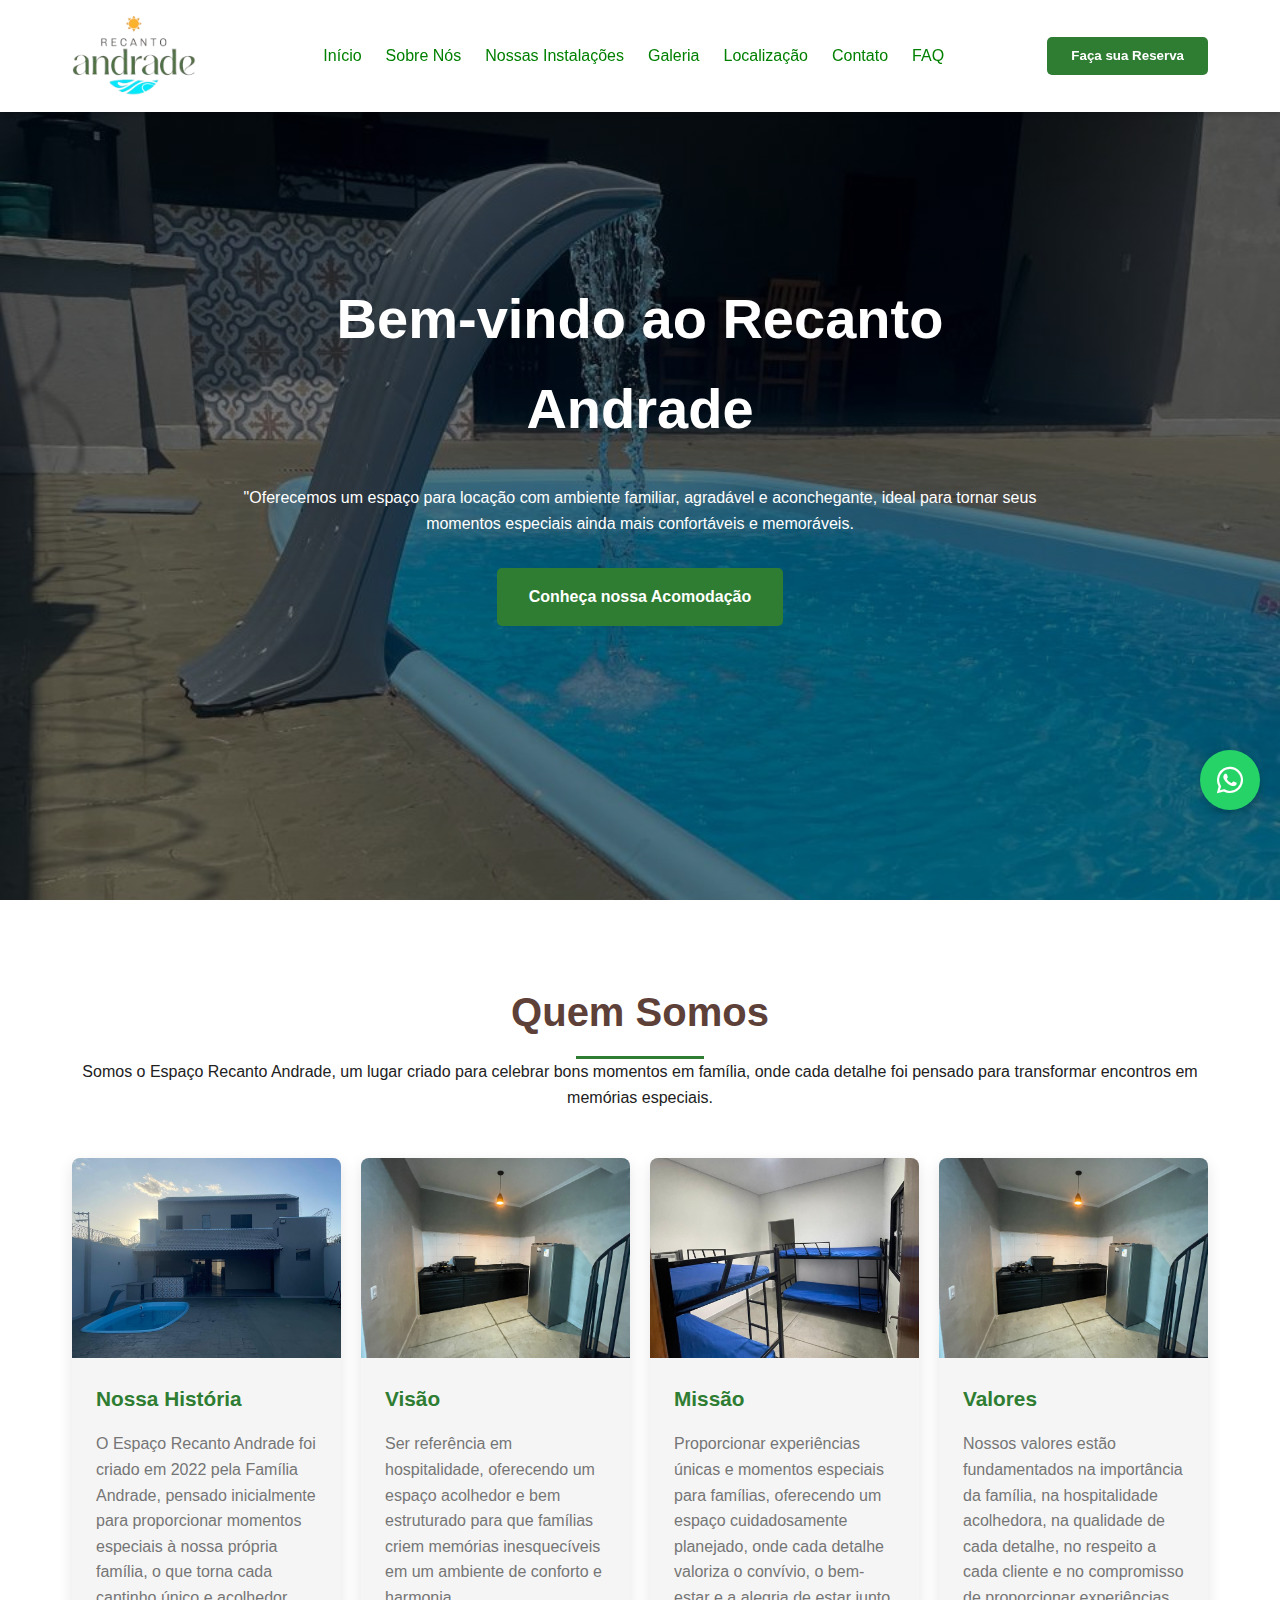
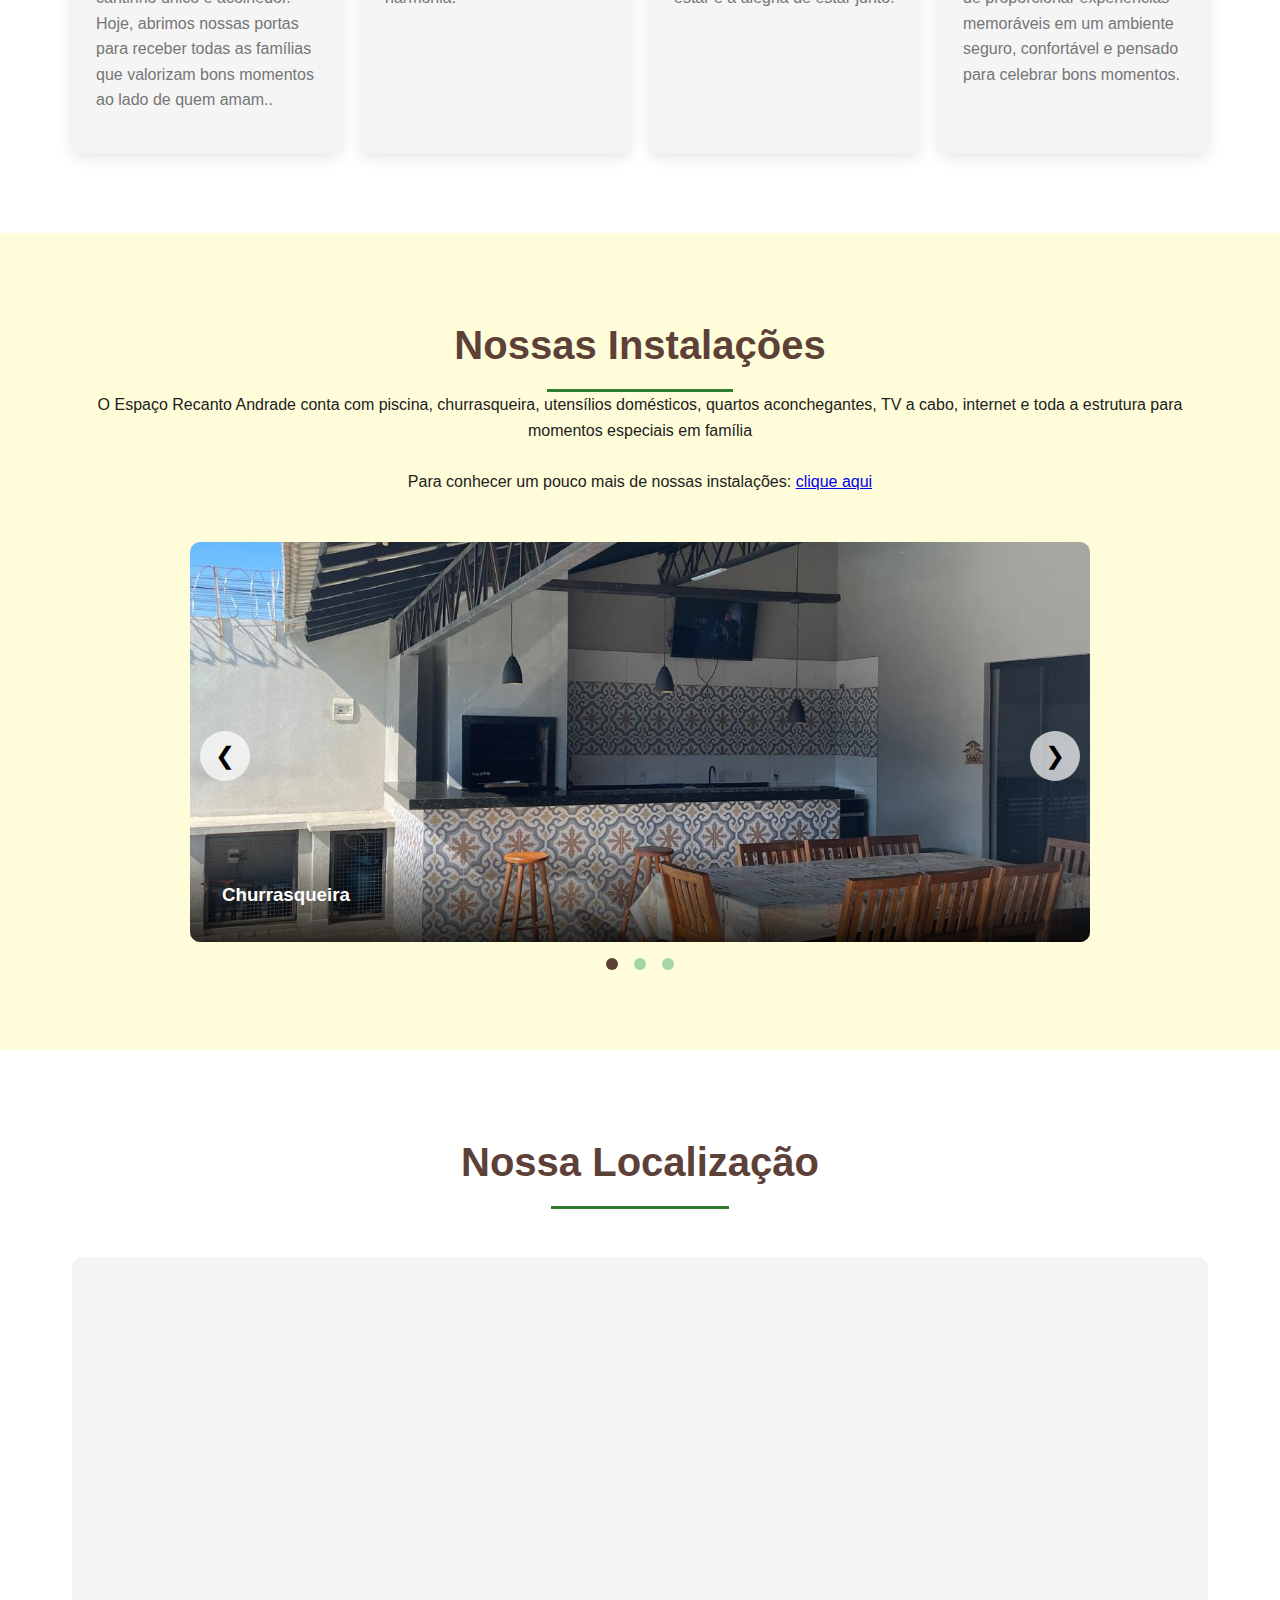
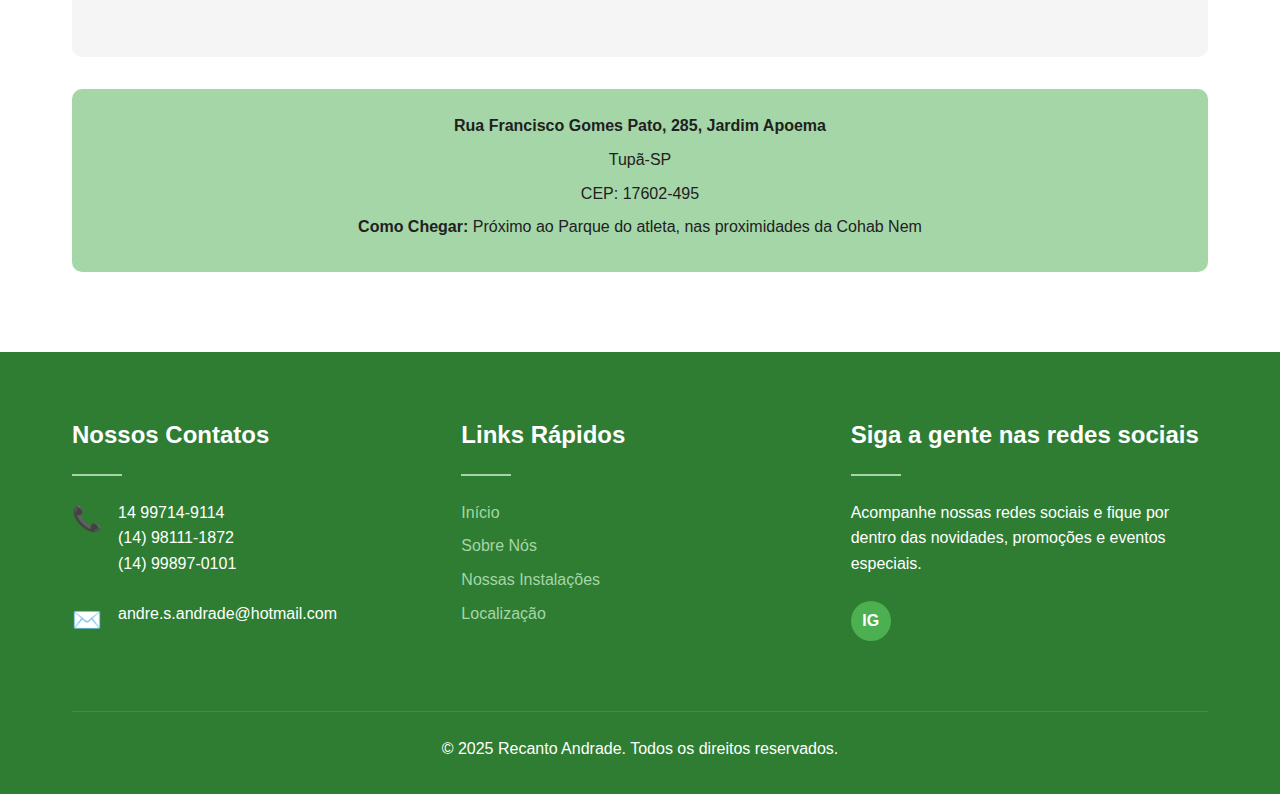
<file: index.html>
<!DOCTYPE html>
<html lang="pt-br">
<head>
  <meta charset="UTF-8">
  <meta name="viewport" content="width=device-width, initial-scale=1, maximum-scale=1, user-scalable=no">

  <meta name="viewport" content="width=device-width, initial-scale=1.0">
  <link rel="stylesheet" href="https://cdnjs.cloudflare.com/ajax/libs/font-awesome/6.0.0/css/all.min.css">
  <link rel="shortcut icon" href="imagens/favicon.ico" type="image/x-icon">
  <title>Recanto Andrade</title>
  <style>
    :root {
      --primary-green: #5D4037;
      --secondary-green: #4CAF50;
      --light-green: #A5D6A7;
      --primary-brown: #2E7D32;
      --secondary-brown: #8D6E63;
      --light-brown: #fffdd9;
      --white: #FFFFFF;
      --black: #212121;
      --gray: #757575;
      --light-gray: #F5F5F5;
    }
    
    /* Reset básico */
    * {
      margin: 0;
      padding: 0;
      box-sizing: border-box;
      font-family: 'Segoe UI', Tahoma, Geneva, Verdana, sans-serif;
    }
    
    body {
      background-color: var(--light-gray);
      color: var(--black);
      line-height: 1.6;
    }
    
    /* Header e Navegação */
    header {
      background-color: var(--white);
      padding: 1rem 0;
      position: fixed;
      width: 100%;
      top: 0;
      z-index: 1000;
      box-shadow: 0 2px 5px rgba(0,0,0,0.2);
    }
    
    .container {
      max-width: 1200px;
      margin: 0 auto;
      padding: 0 2rem;
    }
    
    nav {
      display: flex;
      justify-content: space-between;
      align-items: center;
    }
    
    .logo {
      font-size: 1.8rem;
      font-weight: bold;
      color: var(--white);
      text-decoration: none;
      display: flex;
      align-items: center;
    }
    .logo-img {
      width: auto;
      max-height: 80px; 
    }
    
    .logo-icon {
      width: 40px;
      height: 40px;
      margin-right: 10px;
      background-color: var(--white);
      border-radius: 50%;
      display: flex;
      align-items: center;
      justify-content: center;
    }
    
    .logo-icon svg {
      width: 25px;
      height: 25px;
      fill: var(--primary-green);
    }
    
    .menu {
      display: flex;
      list-style: none;
    }
    
    .menu li {
      margin-left: 1.5rem;
    }
    
    .menu a {
      color: green;
      text-decoration: none;
      font-weight: 500;
      transition: color 0.3s;
      position: relative;
      padding: 5px 0;
    }
    
    .menu a::before {
      content: '';
      position: absolute;
      bottom: 0;
      left: 0;
      width: 0;
      height: 2px;
      background-color: green;
      transition: width 0.3s ease-out;
    }
    
    .menu a:hover::before {
      width: 100%;
    }
    
    .reserva-btn {
      background-color: var(--primary-brown);
      color: var(--white);
      padding: 0.7rem 1.5rem;
      border-radius: 5px;
      font-weight: bold;
      border: none;
      cursor: pointer;
      transition: background-color 0.3s;
    }
    
    .reserva-btn:hover {
      background-color: var(--secondary-green);
    }
    
    /* Banner Principal */
    .hero {
      height: 100vh;
      background: linear-gradient(rgba(0,0,0,0.5), rgba(0,0,0,0.5)), url('imagens/piscina.jpeg') no-repeat top right;
      background-size: cover;
      display: flex;
      align-items: center;
      justify-content: center;
      text-align: center;
      color: var(--white);
      padding-top: 80px;
    }
    
    .hero-content {
      max-width: 800px;
    }
    
    .hero h1 {
      font-size: 3.5rem;
      margin-bottom: 1rem;
    }
    
    .hero p {
      font-size: 1.2rem;
      margin-bottom: 2rem;
    }
    
    .hero-btn {
      background-color: var(--primary-brown);
      color: var(--white);
      padding: 1rem 2rem;
      border-radius: 5px;
      font-weight: bold;
      text-decoration: none;
      transition: background-color 0.3s;
      display: inline-block;
    }
    
    .hero-btn:hover {
      background-color: var(--secondary-green);
    }
    
    /* Seções Gerais */
    section {
      padding: 5rem 0;
    }
    
    .section-title {
      text-align: center;
      margin-bottom: 3rem;
    }
    
    .section-title h2 {
      font-size: 2.5rem;
      color: var(--primary-green);
      position: relative;
      display: inline-block;
      padding-bottom: 15px;
    }
    
    .section-title h2::after {
      content: '';
      position: absolute;
      bottom: 0;
      left: 25%;
      width: 50%;
      height: 3px;
      background-color: var(--primary-brown);
    }
    
    /* Seção Quem Somos - AJUSTADO PARA 4 CARDS ALINHADOS */
    .quem-somos {
      background-color: var(--white);
    }
    
    .cards-container {
      display: grid;
      grid-template-columns: repeat(4, 1fr);
      gap: 20px;
      max-width: 1200px;
      margin: 0 auto;
    }
    
    /* Para telas médias */
    @media (max-width: 1200px) and (min-width: 768px) {
      .cards-container {
        grid-template-columns: repeat(2, 1fr);
      }
    }
    
    .card {
      background-color: var(--light-gray);
      border-radius: 8px;
      overflow: hidden;
      box-shadow: 0 5px 15px rgba(0,0,0,0.1);
      transition: transform 0.3s ease;
      height: 100%;
      display: flex;
      flex-direction: column;
    }
    
    .card:hover {
      transform: translateY(-10px);
    }
    
    .card-img {
      height: 200px;
      background-color: var(--light-green);
      background-size: cover;
      background-position: center;
    }
    
    .card-content {
      padding: 1.5rem;
      flex-grow: 1;
      display: flex;
      flex-direction: column;
    }
    
    .card-content h3 {
      color: var(--primary-brown);
      margin-bottom: 1rem;
      font-size: 1.3rem;
    }
    
    .card-content p {
      color: var(--gray);
      margin-bottom: 1rem;
      flex-grow: 1;
    }
    
    /* Seção Hospedagens */
    .hospedagens {
      background-color: var(--light-brown);
    }
    
    .slider-container {
      position: relative;
      max-width: 900px;
      margin: 0 auto;
      overflow: hidden;
    }
    
    .slider {
      display: flex;
      transition: transform 0.5s ease-in-out;
    }
    
    .slide {
      min-width: 100%;
      height: 400px;
      background-size: cover;
      background-repeat: no-repeat;
      background-position: center;
      position: relative;
      border-radius: 10px;
      overflow: hidden;
    }
    
    .slide-content {
      position: absolute;
      bottom: 0;
      left: 0;
      width: 100%;
      padding: 2rem;
      background: linear-gradient(transparent, rgba(0,0,0,0.8));
      color: var(--white);
    }
    
    .slider-nav {
      display: flex;
      justify-content: center;
      margin-top: 1rem;
    }
    
    .slider-dot {
      width: 12px;
      height: 12px;
      border-radius: 50%;
      background-color: var(--light-green);
      margin: 0 8px;
      cursor: pointer;
      transition: background-color 0.3s;
    }
    
    .slider-dot.active {
      background-color: var(--primary-green);
    }
    
    .slider-btn {
      position: absolute;
      top: 50%;
      transform: translateY(-50%);
      background-color: rgba(255,255,255,0.7);
      width: 50px;
      height: 50px;
      border-radius: 50%;
      display: flex;
      align-items: center;
      justify-content: center;
      cursor: pointer;
      font-size: 1.5rem;
      z-index: 10;
      border: none;
      transition: background-color 0.3s;
    }
    
    .slider-btn:hover {
      background-color: rgba(255,255,255,0.9);
    }
    
    .prev-btn {
      left: 10px;
    }
    
    .next-btn {
      right: 10px;
    }
    
    /* Seção Localização */
    .localizacao {
      background-color: var(--white);
    }
    
    .map-container {
      height: 400px;
      background-color: var(--light-gray);
      border-radius: 10px;
      overflow: hidden;
      margin-bottom: 2rem;
    }
    
    .map-container img {
      width: 100%;
      height: 100%;
      object-fit: cover;
    }
    
    .endereco {
      text-align: center;
      padding: 1.5rem;
      background-color: var(--light-green);
      border-radius: 10px;
    }
    
    .endereco p {
      margin-bottom: 0.5rem;
    }
    
    
    footer {
  background-color: var(--primary-brown);
  color: var(--white);
  padding: 4rem 0 2rem;
}

.footer-content {
  display: flex;
  justify-content: space-between;
  flex-wrap: wrap;
  gap: 2rem;
}

.footer-column {
  flex: 1;
  min-width: 250px;
}

.footer-title {
  font-size: 1.5rem;
  margin-bottom: 1.5rem;
  position: relative;
  padding-bottom: 10px;
  height: 60px; /* Altura fixa para alinhar todos os títulos */
  display: flex;
  align-items: flex-start;
}

.footer-title::after {
  content: '';
  position: absolute;
  bottom: 0;
  left: 0;
  width: 50px;
  height: 2px;
  background-color: var(--light-green);
}

.contact-item {
  display: flex;
  margin-bottom: 1.5rem;
}

.contact-icon {
  margin-right: 1rem;
  font-size: 1.5rem;
}

.social-icons {
  display: flex;
  gap: 15px;
  margin-top: 1.5rem;
}

.social-icon {
  width: 40px;
  height: 40px;
  border-radius: 50%;
  background-color: var(--secondary-green);
  display: flex;
  align-items: center;
  justify-content: center;
  text-decoration: none;
  color: var(--white);
  font-weight: bold;
  transition: background-color 0.3s;
}

.social-icon:hover {
  background-color: rgb(255, 255, 255);
  color: var(--primary-brown);
}

.copyright {
  text-align: center;
  margin-top: 3rem;
  padding-top: 1.5rem;
  border-top: 1px solid rgba(255,255,255,0.1);
}

    #zap{
    position: fixed;
    bottom: 90px;
    right: 20px;
    width: 60px;
    height: 60px;
    background-color: #25D366;
    color: white;
    border-radius: 50%;
    display: flex;
    justify-content: center;
    align-items: center;
    font-size: 30px;
    box-shadow: 0 4px 10px rgba(0, 0, 0, 0.2);
    transition: all ease 0.2s;
    }
    #zap:hover{
    width: 65px;
    height: 65px;
    transition: all ease 0.2s;
    }
    .menu-mobile-icon {
      display: none;
  font-size: 1.8rem;
  color: var(--primary-brown);
  cursor: pointer;
  position: relative;}

.menu-mobile {
  display: none;
  position: absolute;
  left: 0;
  top: 70px; /* Posiciona abaixo do cabeçalho */
  right: 0;
  width: 250px;
  background-color: var(--primary-brown); /* Fundo verde */
  z-index: 2000;
  border-radius: 8px;
  box-shadow: 0 4px 12px rgba(0,0,0,0.2);
  overflow: hidden;
}

.menu-mobile.active {
  display: block;
}

.menu-mobile-close {
  display: none; 
}

.menu-mobile-links {
  list-style: none;
  padding: 0;
  margin: 0;
}

.menu-mobile-links li {
  margin: 0;
  border-bottom: 1px solid rgba(255,255,255,0.1);
}

.menu-mobile-links a {
  color: var(--white); /* Texto branco */
  font-size: 1.1rem;
  text-decoration: none;
  display: block;
  padding: 15px 20px;
  transition: background-color 0.3s;
}

.menu-mobile-links a:hover {
  background-color: rgba(255,255,255,0.1);
}
.menu-mobile-links li:last-child {
  border-bottom: none;
}
 
    /* Responsividade */
    @media (max-width: 768px) {
      .reserva-btn {
    display: none;
  }
  nav {
    display: flex;
    justify-content: space-between;
    align-items: center;
  }
  
  .logo {
    order: 1; /* Coloca a logo primeiro (esquerda) */
  }
      .logo-img {
        width: auto;
        max-height: 50px;  /* Tamanho ajustado para mobile */
      }
      .menu-mobile-icon {
        display: block;
  }
      .menu {
        display: none;
      }
      
      .hero h1 {
        font-size: 2.5rem;
      }
      
      .section-title h2 {
        font-size: 2rem;
      }
      
      .cards-container {
        grid-template-columns: 1fr;
      }
       
  header {
    position: fixed; /* Para posicionar o menu dropdown corretamente */
  }
  
  .container {
    position: relative;
  }
      .footer-content {
    flex-direction: column;
  }
  
  .footer-column {
    width: 100%;
  }
  
  .footer-title {
    height: auto;
  }
}
    
  </style>
<body>
  <!-- Header com menu -->
  <header>
    <div class="container">
      <nav>
        <a href="#" class="logo">
          <img src="imagens/logo.png" alt="logo" class="logo-img">
        </a>
        <ul class="menu">
          <li><a href="#inicio">Início</a></li>
          <li><a href="#quem-somos">Sobre Nós</a></li>
          <li><a href="#hospedagens">Nossas Instalações</a></li>
          <li><a href="galeria.html">Galeria</a></li>
          <li><a href="#localizacao">Localização</a></li>
          <li><a href="#contato">Contato</a></li>
          <li><a href="perguntas-frequentes.html">FAQ</a></li>
        </ul>
        
        <div class="menu-mobile-icon">
          <i class="fas fa-bars"></i>
        </div>
        
        <a href="https://wa.me/5514981111872" target="_blank" class="reserva-btn-container"><button class="reserva-btn">Faça sua Reserva</button></a>
      </nav>
      
      <!-- Adicione isso fora da tag nav, mas ainda dentro do header -->
      <div class="menu-mobile">
        <div class="menu-mobile-close">
          <i class="fas fa-times"></i>
        </div>
        <ul class="menu-mobile-links">
          <li><a href="#inicio">Início</a></li>
          <li><a href="#quem-somos">Sobre Nós</a></li>
          <li><a href="#hospedagens">Nossas Instalações</a></li>
          <li><a href="galeria.html">Galeria</a></li>
          <li><a href="#localizacao">Localização</a></li>
          <li><a href="#contato">Contato</a></li>
          <li><a href="perguntas-frequentes.html">FAQ</a></li>
          <li><a href="https://wa.me/5514981111872" target="_blank">Faça sua Reserva</a></li>
        </ul>
      
    </div>
  </header>

  <!-- Seção Banner -->
  <section class="hero" id="inicio">
    <div class="hero-content">
      <h1>Bem-vindo ao Recanto Andrade</h1>
      </p>"Oferecemos um espaço para locação com ambiente familiar, agradável e aconchegante, ideal para tornar seus momentos especiais ainda mais confortáveis e memoráveis.</p>
      <a href="galeria.html" class="hero-btn">Conheça nossa Acomodação</a>
    </div>
  </section>

  <!-- Seção Quem Somos -->
  <section class="quem-somos" id="quem-somos">
    <div class="container">
      <div class="section-title">
        <h2>Quem Somos</h2>
        <p>Somos o Espaço Recanto Andrade, um lugar criado para celebrar bons momentos em família, onde cada detalhe foi pensado para transformar encontros em memórias especiais.</p>
      </div>
      <div class="cards-container">
        <div class="card">
          <div class="card-img" style="background-image: url('imagens/casa.jpeg'); background-position:center center; "></div>
          <div class="card-content">
            <h3>Nossa História</h3>
            <p>O Espaço Recanto Andrade foi criado em 2022 pela Família Andrade, pensado inicialmente para proporcionar momentos especiais à nossa própria família, o que torna cada cantinho único e acolhedor. Hoje, abrimos nossas portas para receber todas as famílias que valorizam bons momentos ao lado de quem amam..</p>
          </div>
        </div>
        <div class="card">
          <div class="card-img" style="background-image: url('imagens/eletronicos.jpeg');"></div>
          <div class="card-content">
            <h3>Visão</h3>
            <p>Ser referência em hospitalidade, oferecendo um espaço acolhedor e bem estruturado para que famílias criem memórias inesquecíveis em um ambiente de conforto e harmonia.</p>
          </div>
        </div>
        
          <div class="card">
            <div class="card-img" style="background-image: url('imagens/quarto.jpeg');"></div>
            <div class="card-content">
              <h3>Missão</h3>
              <p>
              Proporcionar experiências únicas e momentos especiais para famílias, oferecendo um espaço cuidadosamente planejado, onde cada detalhe valoriza o convívio, o bem-estar e a alegria de estar junto.</p>
            </div>
          </div>
        
        <div class="card">
          <div class="card-img" style="background-image: url('imagens/eletronicos.jpeg');"></div>
          <div class="card-content">
            <h3>Valores</h3>
            <p>Nossos valores estão fundamentados na importância da família, na hospitalidade acolhedora, na qualidade de cada detalhe, no respeito a cada cliente e no compromisso de proporcionar experiências memoráveis em um ambiente seguro, confortável e pensado para celebrar bons momentos.</p>
          </div>
        </div>
      </div>
    </div>
  </section>

  <!-- Seção Hospedagens -->
  <section class="hospedagens" id="hospedagens">
    <div class="container">
      <div class="section-title">
        <h2>Nossas Instalações</h2>
        <p>O Espaço Recanto Andrade conta com piscina, churrasqueira, utensílios domésticos, quartos aconchegantes, TV a cabo, internet e toda a estrutura para momentos especiais em família</p>
        <br>
        <p>Para conhecer um pouco mais de nossas instalações: <a href="galeria.html">clique aqui</a></p>
      </div>
      <div class="slider-container">
        <button class="slider-btn prev-btn">❮</button>
        <div class="slider">
          <div class="slide" style="background-image: url('img-churrasco/churrasc2.jpg');">
            <div class="slide-content">
              <h3>Churrasqueira</h3>
              
            </div>
          </div>
          <div class="slide" style="background-image: url('imagens/piscina.jpeg'); background-position: left top;">
            <div class="slide-content">
              <h3>Piscina</h3>
              
            </div>
          </div>
          <div class="slide" style="background-image: url('img-ins/IMG_1076.jpg'); background-size: cover; background-position: center center;">
            <div class="slide-content">
              <h3>Quintal</h3>
              
            </div>
          </div>
        </div>
        <button class="slider-btn next-btn">❯</button>
        <div class="slider-nav">
          <div class="slider-dot active"></div>
          <div class="slider-dot"></div>
          <div class="slider-dot"></div>
        </div>
      </div>
    </div>
    
  </section>

  <!-- Localização Section -->
  <section id="localizacao" class="localizacao">
    <div class="container">
      <div class="section-title">
        <h2>Nossa Localização</h2>
      </div>
      <div class="map-container">
        <iframe src="https://www.google.com/maps/embed?pb=!1m18!1m12!1m3!1d3701.047549572176!2d-50.4913831250809!3d-21.932723403786046!2m3!1f0!2f0!3f0!3m2!1i1024!2i768!4f13.1!3m3!1m2!1s0x9495b8720c7e9b75%3A0xca78a1bb7dc823dd!2sR.%20Francisco%20Gomes%20Pato%2C%20285%20-%20Jardim%20Itaipu%2C%20Tup%C3%A3%20-%20SP%2C%2017602-495!5e0!3m2!1spt-BR!2sbr!4v1741814864158!5m2!1spt-BR!2sbr" width="1200" height="450" style="border:0;" allowfullscreen="" loading="lazy" referrerpolicy="no-referrer-when-downgrade"></iframe>
      </div>
      <div class="endereco">
        <p><strong>Rua Francisco Gomes Pato, 285, Jardim Apoema</strong></p>
        <p>Tupã-SP</p>
        <p>CEP: 17602-495</p>
        <p><strong>Como Chegar:</strong> Próximo ao Parque do atleta, nas proximidades da Cohab Nem</p>
      </div>
    </div>
  </section>

  <!-- Footer -->
  <!-- Footer -->
<footer id="contato">
  <div class="container">
    <div class="footer-content">
      <div class="footer-column">
        <h3 class="footer-title">Nossos Contatos</h3>
        <div class="contact-item">
          <span class="contact-icon">📞</span>
          <div>
            <p>14 99714-9114</p>
            <p>(14) 98111-1872</p>
            <p>(14) 99897-0101</p>
          </div>
        </div>
        <div class="contact-item">
          <span class="contact-icon">✉️</span>
          <p>andre.s.andrade@hotmail.com</p>
        </div>
      </div>
      
      <div class="footer-column">
        <h3 class="footer-title">Links Rápidos</h3>
        <ul style="list-style: none; padding-left: 0;">
          <li style="margin-bottom: 0.5rem;"><a href="#inicio" style="color: var(--light-green); text-decoration: none;">Início</a></li>
          <li style="margin-bottom: 0.5rem;"><a href="#quem-somos" style="color: var(--light-green); text-decoration: none;">Sobre Nós</a></li>
          <li style="margin-bottom: 0.5rem;"><a href="#hospedagens" style="color: var(--light-green); text-decoration: none;">Nossas Instalações</a></li>
          <li style="margin-bottom: 0.5rem;"><a href="#localizacao" style="color: var(--light-green); text-decoration: none;">Localização</a></li>
        </ul>
      </div>
      
      <div class="footer-column">
        <h3 class="footer-title">Siga a gente nas redes sociais</h3>
        <p>Acompanhe nossas redes sociais e fique por dentro das novidades, promoções e eventos especiais.</p>
        <div class="social-icons">
          <a href="https://www.instagram.com/espacoo.andradee_/#" class="social-icon" target="_blank">IG</a>
        </div>
      </div>
    </div>
    
    <div class="copyright">
      <p>&copy; 2025 Recanto Andrade. Todos os direitos reservados.</p>
    </div>
  </div>
</footer>
  
  <a href="https://wa.me/5514997149114" class="whatsapp-button" target="_blank">
    <i class="fab fa-whatsapp" id="zap"></i>
</a>

  <!-- Scripts -->
  <script>
    // Script para o slider de imagens
   // Script para o slider de imagens
const slider = document.querySelector('.slider');
const slides = document.querySelectorAll('.slide');
const dots = document.querySelectorAll('.slider-dot');
const prevBtn = document.querySelector('.prev-btn');
const nextBtn = document.querySelector('.next-btn');
let slideIndex = 0;
const slideCount = slides.length;

// Função para atualizar a posição do slider
function updateSlider() {
  slider.style.transform = `translateX(-${slideIndex * 100}%)`;
  
  // Atualiza os dots (indicadores)
  dots.forEach((dot, index) => {
    if (index === slideIndex) {
      dot.classList.add('active');
    } else {
      dot.classList.remove('active');
    }
  });
}

// Event listener para o botão anterior
prevBtn.addEventListener('click', function() {
  slideIndex = (slideIndex - 1 + slideCount) % slideCount;
  updateSlider();
});

// Event listener para o botão próximo
nextBtn.addEventListener('click', function() {
  slideIndex = (slideIndex + 1) % slideCount;
  updateSlider();
});

// Event listeners para os dots (indicadores)
dots.forEach(function(dot, index) {
  dot.addEventListener('click', function() {
    slideIndex = index;
    updateSlider();
  });
});

// Inicializa o slider
updateSlider();
document.addEventListener('DOMContentLoaded', function() {
  const menuIcon = document.querySelector('.menu-mobile-icon');
  const menuMobile = document.querySelector('.menu-mobile');
  const menuLinks = document.querySelectorAll('.menu-mobile-links a');

  // Toggle do menu ao clicar no ícone
  if (menuIcon && menuMobile) {
    menuIcon.addEventListener('click', function(e) {
      e.stopPropagation();
      menuMobile.classList.toggle('active');
    });
  }

  // Fechar o menu ao clicar em um link
  menuLinks.forEach(link => {
    link.addEventListener('click', function() {
      menuMobile.classList.remove('active');
    });
  });
  document.addEventListener('dblclick', function(event) {
    event.preventDefault();
});
  // Fechar o menu ao clicar fora dele
  document.addEventListener('click', function(e) {
    if (menuMobile && menuMobile.classList.contains('active')) {
      if (!menuMobile.contains(e.target) && e.target !== menuIcon) {
        menuMobile.classList.remove('active');
      }
    }
  });
});

  </script>
</body>
</html>
</file>
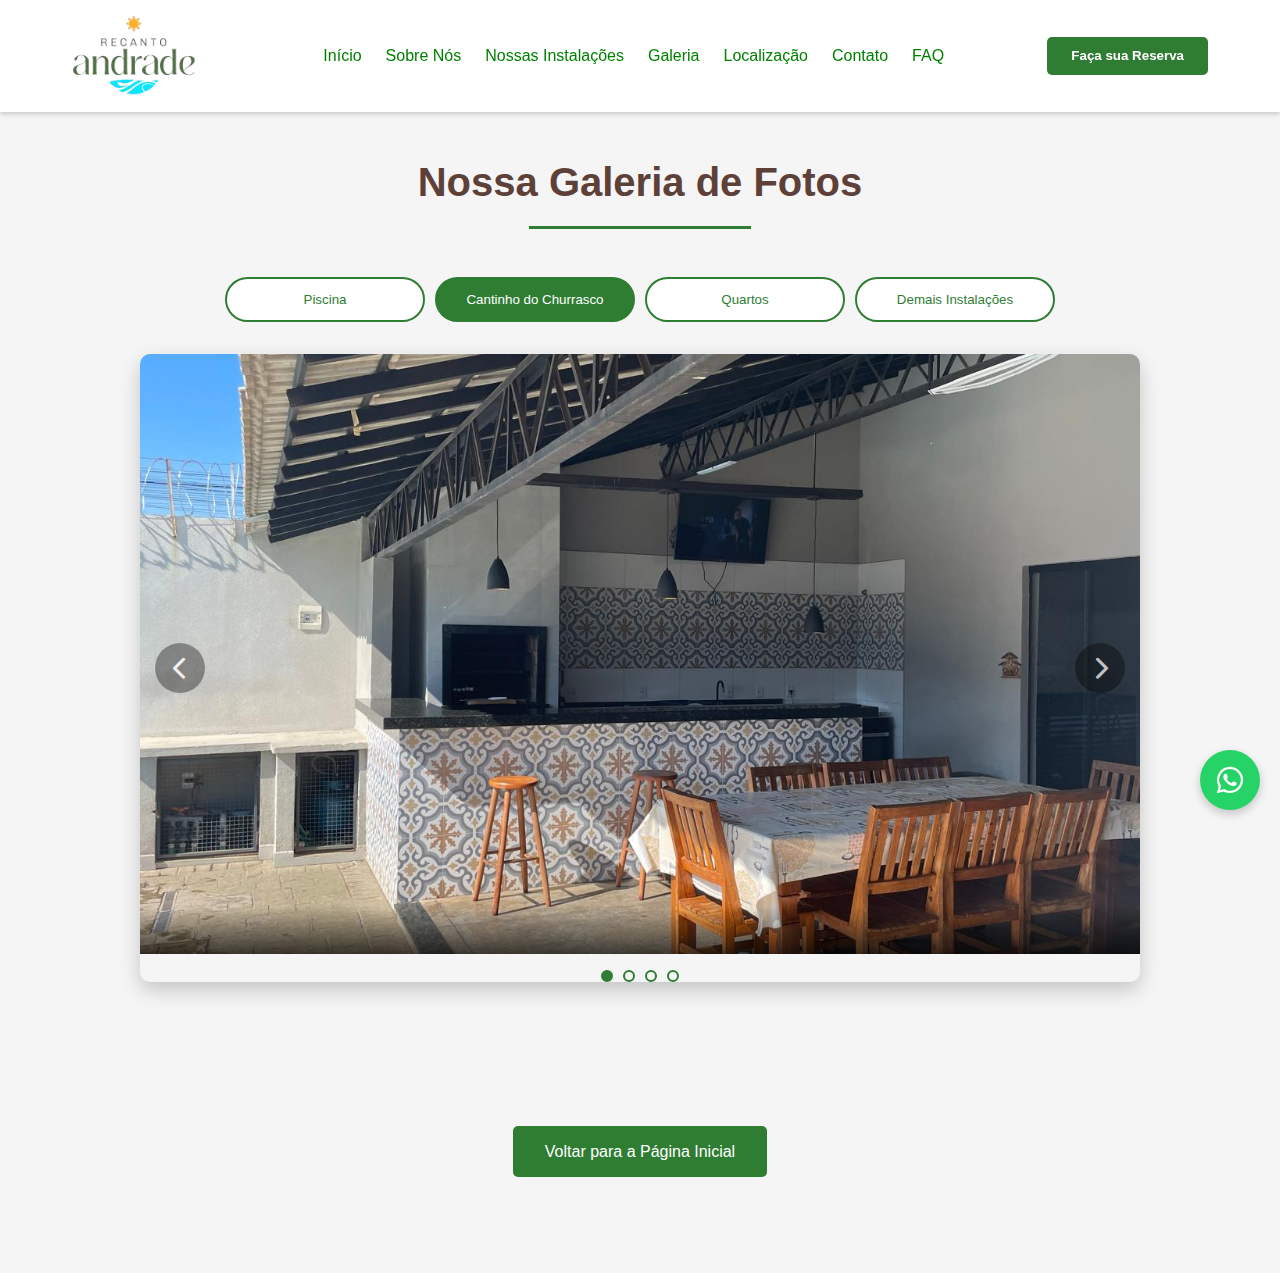
<file: churrasco.html>
<!DOCTYPE html>
<html lang="pt-br">
<head>
  <meta charset="UTF-8">
  <meta name="viewport" content="width=device-width, initial-scale=1.0">
  <meta name="viewport" content="width=device-width, initial-scale=1, maximum-scale=1, user-scalable=no">

  <link rel="stylesheet" href="https://cdnjs.cloudflare.com/ajax/libs/font-awesome/6.0.0/css/all.min.css">
  <link rel="shortcut icon" href="imagens/favicon.ico" type="image/x-icon">
  <title>Galeria - Recanto Andrade</title>
  <style>
    /* Cores principais - mesmas do site original */
    :root {
      --primary-green: #5D4037;
      --secondary-green: #4CAF50;
      --light-green: #A5D6A7;
      --primary-brown: #2E7D32;
      --secondary-brown: #8D6E63;
      --light-brown: #fffdd9;
      --white: #FFFFFF;
      --black: #212121;
      --gray: #757575;
      --light-gray: #F5F5F5;
    }
    
    /* Reset básico */
    * {
      margin: 0;
      padding: 0;
      box-sizing: border-box;
      font-family: 'Segoe UI', Tahoma, Geneva, Verdana, sans-serif;
    }
    
    body {
      background-color: var(--light-gray);
      color: var(--black);
      line-height: 1.6;
    }
    
    /* Header e Navegação - mesmo do site original */
    header {
      background-color: var(--white);
      padding: 1rem 0;
      position: fixed;
      width: 100%;
      top: 0;
      z-index: 1000;
      box-shadow: 0 2px 5px rgba(0,0,0,0.2);
    }
    
    .container {
      max-width: 1200px;
      margin: 0 auto;
      padding: 0 2rem;
    }
    
    nav {
      display: flex;
      justify-content: space-between;
      align-items: center;
    }
    
    .logo {
      font-size: 1.8rem;
      font-weight: bold;
      color: var(--white);
      text-decoration: none;
      display: flex;
      align-items: center;
    }
    
    .logo-img {
      width: auto;
      max-height: 80px; 
    }
    
    .menu {
      display: flex;
      list-style: none;
    }
    
    .menu li {
      margin-left: 1.5rem;
    }
    
    .menu a {
      color: green;
      text-decoration: none;
      font-weight: 500;
      transition: color 0.3s;
      position: relative;
      padding: 5px 0;
    }
    
    .menu a::before {
      content: '';
      position: absolute;
      bottom: 0;
      left: 0;
      width: 0;
      height: 2px;
      background-color: green;
      transition: width 0.3s ease-out;
    }
    
    .menu a:hover::before {
      width: 100%;
    }
    
    .reserva-btn {
      background-color: var(--primary-brown);
      color: var(--white);
      padding: 0.7rem 1.5rem;
      border-radius: 5px;
      font-weight: bold;
      border: none;
      cursor: pointer;
      transition: background-color 0.3s;
    }
    
    .reserva-btn:hover {
      background-color: var(--secondary-green);
    }
    
    /* Título da Galeria */
    .gallery-title {
      text-align: center;
      padding-top: 150px;
      margin-bottom: 3rem;
    }
    
    .gallery-title h1 {
      font-size: 2.5rem;
      color: var(--primary-green);
      position: relative;
      display: inline-block;
      padding-bottom: 15px;
    }
    
    .gallery-title h1::after {
      content: '';
      position: absolute;
      bottom: 0;
      left: 25%;
      width: 50%;
      height: 3px;
      background-color: var(--primary-brown);
    }
    
    .gallery-subtitle {
      max-width: 700px;
      margin: 0 auto;
      text-align: center;
      margin-bottom: 2rem;
    }
    
    /* Filtros da Galeria */
    .gallery-filters {
  display: flex;
  justify-content: center;
  flex-wrap: wrap;
  margin-bottom: 2rem;
  gap: 10px;
}

.gallery-filters > a {
  text-decoration: none;
  width: 200px; /* Fixed width for all buttons */
}

.filter-btn {
  width: 100%;
  box-sizing: border-box;
  text-align: center;
  padding: 0.7rem 0;
  background-color: var(--white);
  border: 2px solid var(--primary-brown);
  color: var(--primary-brown);
  border-radius: 30px;
  cursor: pointer;
  font-weight: 500;
  transition: all 0.3s;
  height: 45px; /* Fixed height for all buttons */
  display: flex;
  align-items: center;
  justify-content: center;
}

.filter-btn:hover,
.filter-btn.active {
  background-color: var(--primary-brown);
  color: var(--white);
}
    
    /* Slider da Galeria */
    .gallery-slider {
      position: relative;
      max-width: 1000px;
      margin: 0 auto 3rem;
      overflow: hidden;
      border-radius: 10px;
      box-shadow: 0 8px 20px rgba(0,0,0,0.2);
    }
    
    .slides {
      display: flex;
      transition: transform 0.5s ease;
      height: 600px;
    }
    
    .slide {
      min-width: 100%;
      position: relative;
    }
    
    .slide img {
      width: 100%;
      height: 100%;
      object-fit: cover;
    }
    
    .slide-caption {
      position: absolute;
      bottom: 0;
      left: 0;
      width: 100%;
      padding: 1.5rem;
      background: linear-gradient(transparent, rgba(0,0,0,0.7));
      color: var(--white);
    }
    
    .slide-btn {
      position: absolute;
      top: 50%;
      transform: translateY(-50%);
      background-color: rgba(0,0,0,0.5);
      color: var(--white);
      width: 50px;
      height: 50px;
      border-radius: 50%;
      display: flex;
      align-items: center;
      justify-content: center;
      font-size: 1.5rem;
      cursor: pointer;
      border: none;
      opacity: 0.7;
      transition: opacity 0.3s;
    }
    
    .slide-btn:hover {
      opacity: 1;
    }
    
    .prev-btn {
      left: 15px;
    }
    
    .next-btn {
      right: 15px;
    }
    
    .slider-dots {
      display: flex;
      justify-content: center;
      margin-top: 1rem;
      gap: 10px;
    }
    
    .dot {
      width: 12px;
      height: 12px;
      border-radius: 50%;
      background-color: var(--light-gray);
      border: 2px solid var(--primary-brown);
      cursor: pointer;
      transition: all 0.3s;
    }
    
    .dot.active {
      background-color: var(--primary-brown);
    }
    
    /* Grade da Galeria */
    .gallery-grid {
      display: grid;
      grid-template-columns: repeat(auto-fill, minmax(300px, 1fr));
      gap: 20px;
      max-width: 1200px;
      margin: 0 auto;
      padding: 0 2rem 4rem;
    }
    
    .gallery-item {
      position: relative;
      overflow: hidden;
      border-radius: 8px;
      box-shadow: 0 5px 15px rgba(0,0,0,0.1);
      cursor: pointer;
      height: 250px;
      transition: transform 0.3s;
    }
    
    .gallery-item:hover {
      transform: translateY(-5px);
    }
    
    .gallery-item img {
      width: 100%;
      height: 100%;
      object-fit: cover;
      transition: transform 0.5s;
    }
    
    .gallery-item:hover img {
      transform: scale(1.05);
    }
    
    .gallery-caption {
      position: absolute;
      bottom: 0;
      left: 0;
      width: 100%;
      padding: 1rem;
      background: linear-gradient(transparent, rgba(0,0,0,0.7));
      color: var(--white);
      opacity: 0;
      transform: translateY(20px);
      transition: all 0.3s;
    }
    
    .gallery-item:hover .gallery-caption {
      opacity: 1;
      transform: translateY(0);
    }
    
    /* Modal para visualização ampliada */
    .modal {
      display: none;
      position: fixed;
      top: 0;
      left: 0;
      width: 100%;
      height: 100%;
      background-color: rgba(0,0,0,0.9);
      z-index: 1001;
      align-items: center;
      justify-content: center;
    }
    
    .modal-content {
      max-width: 90%;
      max-height: 90%;
    }
    
    .modal-img {
      width: 100%;
      height: 100%;
      object-fit: contain;
    }
    
    .close-btn {
      position: absolute;
      top: 20px;
      right: 30px;
      color: var(--white);
      font-size: 2rem;
      cursor: pointer;
    }
    
    .modal-nav {
      position: absolute;
      width: 100%;
      display: flex;
      justify-content: space-between;
      padding: 0 30px;
    }
    
    .modal-btn {
      color: var(--white);
      font-size: 3rem;
      cursor: pointer;
      background: none;
      border: none;
      opacity: 0.7;
      transition: opacity 0.3s;
    }
    
    .modal-btn:hover {
      opacity: 1;
    }
    
    /* Paginação */
    .pagination {
      display: flex;
      justify-content: center;
      margin: 2rem 0 4rem;
      gap: 10px;
    }
    
    .page-btn {
      width: 40px;
      height: 40px;
      border-radius: 50%;
      display: flex;
      align-items: center;
      justify-content: center;
      background-color: var(--white);
      color: var(--primary-brown);
      border: 1px solid var(--primary-brown);
      cursor: pointer;
      transition: all 0.3s;
    }
    
    .page-btn:hover,
    .page-btn.active {
      background-color: var(--primary-brown);
      color: var(--white);
    }
    
    /* Botão de voltar */
    .back-btn {
      display: inline-block;
      margin: 2rem auto;
      padding: 0.8rem 2rem;
      background-color: var(--primary-brown);
      color: var(--white);
      text-decoration: none;
      border-radius: 5px;
      font-weight: 500;
      transition: background-color 0.3s;
      text-align: center;
    }
    
    .back-btn:hover {
      background-color: var(--secondary-green);
    }
    
    .back-container {
      text-align: center;
      margin-bottom: 4rem;
    }
    
    /* WhatsApp Flutuante */
    #zap {
      position: fixed;
      bottom: 90px;
      right: 20px;
      width: 60px;
      height: 60px;
      background-color: #25D366;
      color: white;
      border-radius: 50%;
      display: flex;
      justify-content: center;
      align-items: center;
      font-size: 30px;
      box-shadow: 0 4px 10px rgba(0, 0, 0, 0.2);
      transition: all ease 0.2s;
    }
    
    #zap:hover {
      width: 65px;
      height: 65px;
      transition: all ease 0.2s;
    }
    
    /* Footer - mesmo do site original */
    footer {
      background-color: var(--primary-brown);
      color: var(--white);
      padding: 4rem 0 2rem;
    }
    
    .footer-content {
      display: flex;
      justify-content: space-between;
      flex-wrap: wrap;
      gap: 3rem;
    }
    
    .footer-column {
      flex: 1;
      min-width: 200px;
    }
    
    .footer-title {
      font-size: 1.5rem;
      margin-bottom: 1.5rem;
      position: relative;
      padding-bottom: 10px;
    }
    
    .footer-title::after {
      content: '';
      position: absolute;
      bottom: 0;
      left: 0;
      width: 50px;
      height: 2px;
      background-color: var(--light-green);
    }
    
    .contact-item {
      display: flex;
      margin-bottom: 1.5rem;
    }
    
    .contact-icon {
      margin-right: 1rem;
      font-size: 1.5rem;
    }
    
    .social-icons {
      display: flex;
      gap: 15px;
      margin-top: 1.5rem;
    }
    
    .social-icon {
      width: 40px;
      height: 40px;
      border-radius: 50%;
      background-color: var(--secondary-green);
      display: flex;
      align-items: center;
      justify-content: center;
      text-decoration: none;
      color: var(--white);
      font-weight: bold;
      transition: background-color 0.3s;
    }
    
    .social-icon:hover {
      background-color: rgb(255, 255, 255);
      color: var(--primary-brown);
    }
    
    .copyright {
      text-align: center;
      margin-top: 3rem;
      padding-top: 1.5rem;
      border-top: 1px solid rgba(255,255,255,0.1);
    }
    .menu-mobile-icon {
      display: none;
  font-size: 1.8rem;
  color: var(--primary-brown);
  cursor: pointer;
  position: relative;}

.menu-mobile {
  display: none;
  position: absolute;
  left: 0;
  top: 70px; /* Posiciona abaixo do cabeçalho */
  right: 0;
  width: 250px;
  background-color: var(--primary-brown); /* Fundo verde */
  z-index: 2000;
  border-radius: 8px;
  box-shadow: 0 4px 12px rgba(0,0,0,0.2);
  overflow: hidden;
}

.menu-mobile.active {
  display: block;
}

.menu-mobile-close {
  display: none; 
}

.menu-mobile-links {
  list-style: none;
  padding: 0;
  margin: 0;
}

.menu-mobile-links li {
  margin: 0;
  border-bottom: 1px solid rgba(255,255,255,0.1);
}

.menu-mobile-links a {
  color: var(--white); /* Texto branco */
  font-size: 1.1rem;
  text-decoration: none;
  display: block;
  padding: 15px 20px;
  transition: background-color 0.3s;
}

.menu-mobile-links a:hover {
  background-color: rgba(255,255,255,0.1);
}
.menu-mobile-links li:last-child {
  border-bottom: none;
}
    /* Responsividade */
@media (max-width: 768px) {
  .reserva-btn {
    display: none;
  }
  nav {
    display: flex;
    justify-content: space-between;
    align-items: center;
  }
  
  .logo {
    order: 1; /* Coloca a logo primeiro (esquerda) */
  }
      .logo-img {
        width: auto;
        max-height: 50px;  /* Tamanho ajustado para mobile */
      }
      .menu-mobile-icon {
        display: block;
  }
      .menu {
        display: none;
      }
      
  
  .gallery-title h1 {
    font-size: 1.6rem;
  }
  
  .gallery-grid {
    grid-template-columns: repeat(auto-fill, minmax(250px, 1fr));
  }
  
  .footer-column {
    flex: 100%;
  }
  
  .gallery-slider {
    max-width: 95%;
    height: 300px;
  }
  
  .slides {
    height: 300px;
  }
  
  .slide-caption h3 {
    font-size: 1.2rem;
  }
  
  .slide-caption p {
    font-size: 0.9rem;
  }
  
  .slide-btn {
    width: 40px;
    height: 40px;
    font-size: 1rem;
  }
}

@media (max-width: 480px) {
  .gallery-slider {
    height: 250px;
  }
  
  .slides {
    height: 250px;
  }
  
  .gallery-filters {
    flex-direction: column;
    align-items: center;
  }
  
  .gallery-filters > a {
    width: 80%;
    max-width: 250px;
  }
  
  
  
  .slide-caption h3 {
    font-size: 1rem;
  }
  
  .slide-caption p {
    display: none;
  }
}
</style>
    <!-- Header com menu -->
    <header>
      <div class="container">
        <nav>
          <a href="#" class="logo">
            <img src="imagens/logo.png" alt="logo" class="logo-img">
          </a>
          <ul class="menu">
            <li><a href="index.html#inicio">Início</a></li>
            <li><a href="index.html#quem-somos">Sobre Nós</a></li>
            <li><a href="index.html#hospedagens">Nossas Instalações</a></li>
            <li><a href="galeria.html">Galeria</a></li>
            <li><a href="index.html#localizacao">Localização</a></li>
            <li><a href="index.html#contato">Contato</a></li>
            <li><a href="perguntas-frequentes.html">FAQ</a></li>
            
          </ul>
          <div class="menu-mobile-icon">
            <i class="fas fa-bars"></i>
          </div>
          <div class="menu-mobile">
            <ul class="menu-mobile-links">
              <li><a href="index.html#inicio">Início</a></li>
              <li><a href="index.html#quem-somos">Sobre Nós</a></li>
              <li><a href="index.html#hospedagens">Nossas Instalações</a></li>
              <li><a href="galeria.html">Galeria</a></li>
              <li><a href="index.html#localizacao">Localização</a></li>
              <li><a href="index.html#contato">Contato</a></li>
              <li><a href="perguntas-frequentes.html">FAQ</a></li>
              
          <li><a href="https://wa.me/5514981111872" target="_blank">Faça sua Reserva</a></li>
            </ul>
          </div>
          <a href="https://wa.me/5514981111872" target="_blank" class="reserva-btn-container"><button class="reserva-btn">Faça sua Reserva</button></a>
          
        </nav>
        
        <!-- Adicione isso fora da tag nav, mas ainda dentro do header -->
        
        
      </div>
    </header>
    

<!-- Título da Galeria -->
<div class="gallery-title">
  <h1>Nossa Galeria de Fotos</h1>
  <p class="gallery-subtitle"></p>
</div>

<!-- Filtros da Galeria -->
<!-- Filtros da Galeria -->
<div class="gallery-filters">
    <a href="piscina.html"><button class="filter-btn" data-filter="piscina">Piscina</button></a>
    <a href="churrasco.html"><button class="filter-btn active" data-filter="churrasqueira"> Cantinho do Churrasco</button></a>
    <a href="quartos.html"><button class="filter-btn" data-filter="quartos">Quartos</button></a>
    <a href="instalacoes.html"><button class="filter-btn" data-filter="areas-comuns">Demais Instalações</button></a>
  </div>

<!-- Slider da Galeria -->
<div class="gallery-slider">
  <div class="slides">
    <div class="slide">
        <img src="img-churrasco/churrasc2.jpg" alt="">
      <div class="slide-caption">
        
        
      </div>
    </div>
    <div class="slide" style="background-image: url(img-churrasco/churrasc1.jpg); background-position: left center; background-size: cover;">
      
      <div class="slide-caption">
        
      </div>
    </div>
    <div class="slide" style="background-image: url(img-churrasco/churrasc3.jpg); background-position: right center; background-size: cover;">
      
      <div class="slide-caption">
        
        
      </div>
    </div>
    <div class="slide">
      <img src="img-churrasco/churrasc4.jpg" alt="Sala de Estar">
      <div class="slide-caption">
        
        
      </div>
    </div>
  </div>
  <button class="slide-btn prev-btn"><i class="fas fa-chevron-left"></i></button>
  <button class="slide-btn next-btn"><i class="fas fa-chevron-right"></i></button>
  <div class="slider-dots">
    <div class="dot active"></div>
    <div class="dot"></div>
    <div class="dot"></div>
    <div class="dot"></div>
  </div>
</div>

<!-- Grade da Galeria -->
<div class="gallery-grid">
  <!-- Imagens serão inseridas aqui via JavaScript -->
</div>



<!-- Botão de voltar -->
<div class="back-container">
  <a href="index.html" class="back-btn">Voltar para a Página Inicial</a>
</div>

<!-- WhatsApp Flutuante -->
<a href="https://wa.me/5514981111872" id="zap" style="text-decoration: none;" target="_blank">
  <i class="fab fa-whatsapp"></i>
</a>

<!-- JavaScript para o slider e filtros da galeria -->
<script>
  // Slider da Galeria
  const slides = document.querySelector('.slides');
  const slideButtons = document.querySelectorAll('.slide-btn');
  const dots = document.querySelectorAll('.dot');
  let slideIndex = 0;
  
  // Função para mostrar o slide atual
  function showSlide(index) {
    slides.style.transform = `translateX(-${index * 100}%)`;
    
    // Atualizar os dots
    dots.forEach(dot => dot.classList.remove('active'));
    dots[index].classList.add('active');
  }
  
  // Event listeners para os botões do slider
  slideButtons[0].addEventListener('click', () => {
    slideIndex = slideIndex > 0 ? slideIndex - 1 : dots.length - 1;
    showSlide(slideIndex);
  });
  
  slideButtons[1].addEventListener('click', () => {
    slideIndex = slideIndex < dots.length - 1 ? slideIndex + 1 : 0;
    showSlide(slideIndex);
  });
  document.addEventListener('dblclick', function(event) {
    event.preventDefault();
});
  // Event listeners para os dots
  dots.forEach((dot, index) => {
    dot.addEventListener('click', () => {
      slideIndex = index;
      showSlide(slideIndex);
    });
  });
  
  // Alternar slides automaticamente a cada 5 segundos
  setInterval(() => {
    slideIndex = slideIndex < dots.length - 1 ? slideIndex + 1 : 0;
    showSlide(slideIndex);
  }, 5000);
  
  // Filtros da Galeria
  const filterButtons = document.querySelectorAll('.filter-btn');
  
  filterButtons.forEach(button => {
    button.addEventListener('click', () => {
      // Remover classe 'active' de todos os botões
      filterButtons.forEach(btn => btn.classList.remove('active'));
      
      // Adicionar classe 'active' ao botão clicado
      button.classList.add('active');
      
      // Implementar lógica de filtro aqui
      const filter = button.getAttribute('data-filter');
      // Filtrar imagens com base na categoria
    });
  });
  // Script para o menu mobile
document.addEventListener('DOMContentLoaded', function() {
  const menuIcon = document.querySelector('.menu-mobile-icon');
  const menuMobile = document.querySelector('.menu-mobile');
  
  // Toggle do menu ao clicar no ícone
  if (menuIcon && menuMobile) {
    menuIcon.addEventListener('click', function(e) {
      e.stopPropagation();
      menuMobile.classList.toggle('active');
      
      // Alternar ícone (opcional)
      const iconElement = menuIcon.querySelector('i');
      if (iconElement) {
        if (menuMobile.classList.contains('active')) {
          iconElement.classList.remove('fa-bars');
          iconElement.classList.add('fa-times');
        } else {
          iconElement.classList.remove('fa-times');
          iconElement.classList.add('fa-bars');
        }
      }
    });
  }
  
  // Fechar o menu ao clicar em um link
  const menuLinks = document.querySelectorAll('.menu-mobile-links a');
  menuLinks.forEach(link => {
    link.addEventListener('click', function() {
      menuMobile.classList.remove('active');
      
      // Restaurar ícone (opcional)
      const iconElement = menuIcon.querySelector('i');
      if (iconElement) {
        iconElement.classList.remove('fa-times');
        iconElement.classList.add('fa-bars');
      }
    });
  });
  
  // Fechar o menu ao clicar fora dele
  document.addEventListener('click', function(e) {
    if (menuMobile && menuMobile.classList.contains('active')) {
      if (!menuMobile.contains(e.target) && e.target !== menuIcon) {
        menuMobile.classList.remove('active');
        
        // Restaurar ícone (opcional)
        const iconElement = menuIcon.querySelector('i');
        if (iconElement) {
          iconElement.classList.remove('fa-times');
          iconElement.classList.add('fa-bars');
        }
      }
    }
  });
});
  
</script>
</file>
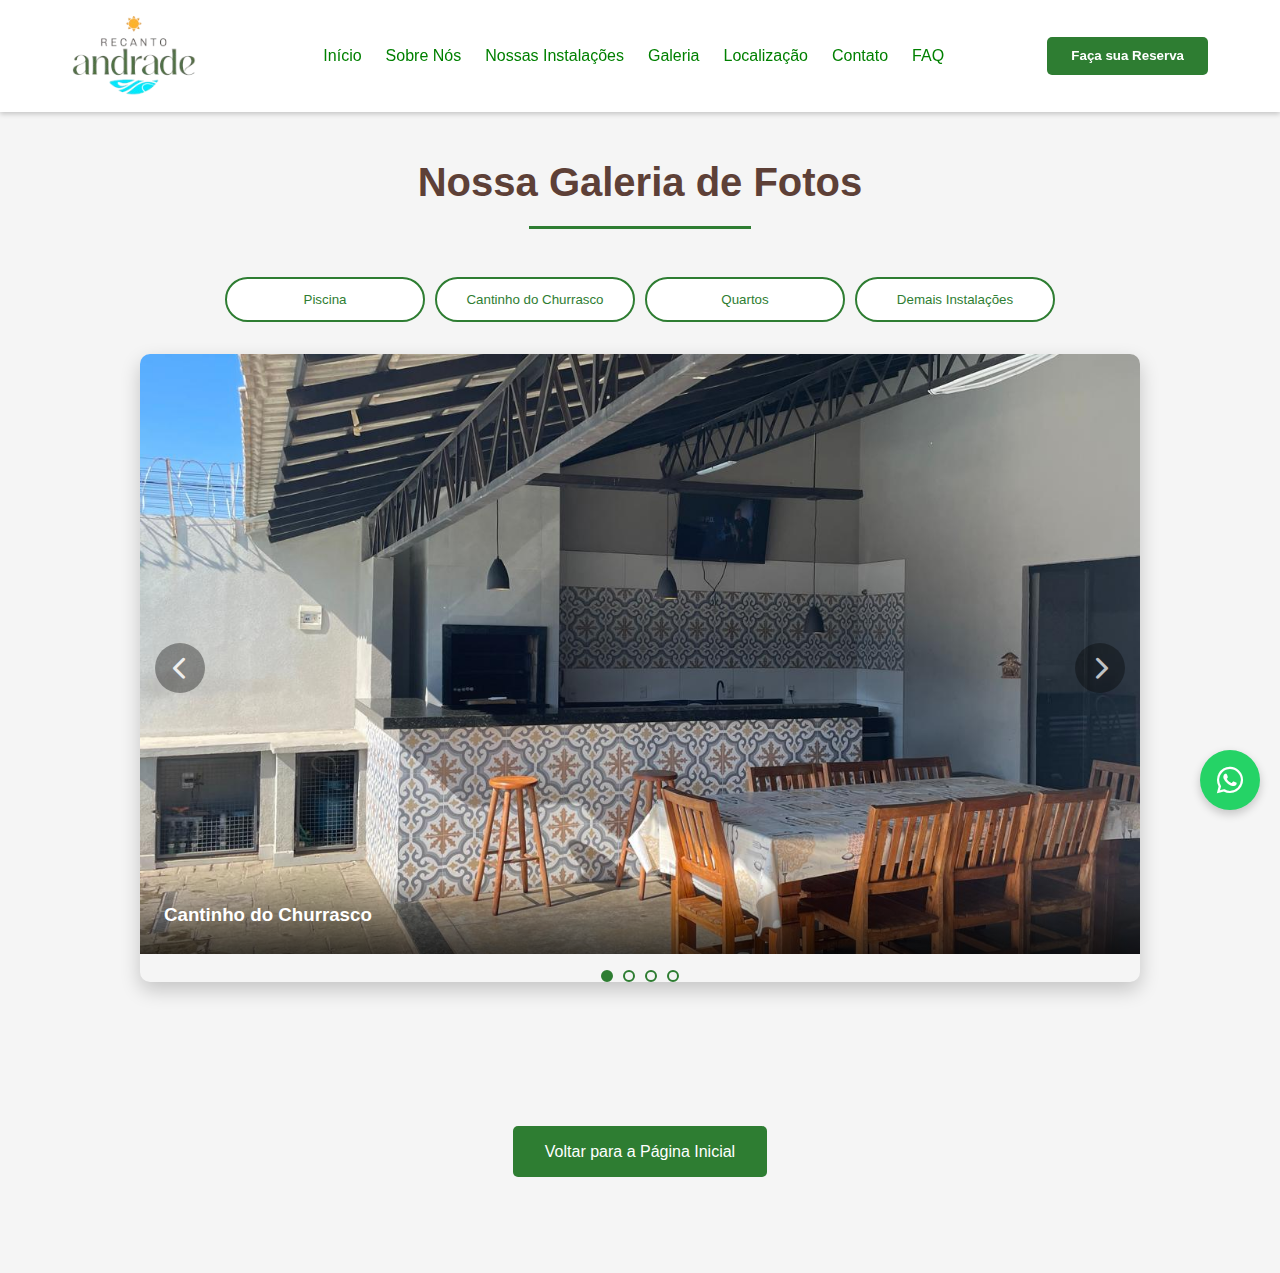
<file: galeria.html>
<!DOCTYPE html>
<html lang="pt-br">
<head>
  <meta charset="UTF-8">
  <meta name="viewport" content="width=device-width, initial-scale=1.0">
  <meta name="viewport" content="width=device-width, initial-scale=1, maximum-scale=1, user-scalable=no">

  <link rel="stylesheet" href="https://cdnjs.cloudflare.com/ajax/libs/font-awesome/6.0.0/css/all.min.css">
  <link rel="shortcut icon" href="imagens/favicon.ico" type="image/x-icon">
  <title>Galeria - Recanto Andrade</title>
  <style>
    /* Cores principais - mesmas do site original */
    :root {
      --primary-green: #5D4037;
      --secondary-green: #4CAF50;
      --light-green: #A5D6A7;
      --primary-brown: #2E7D32;
      --secondary-brown: #8D6E63;
      --light-brown: #fffdd9;
      --white: #FFFFFF;
      --black: #212121;
      --gray: #757575;
      --light-gray: #F5F5F5;
    }
    
    /* Reset básico */
    * {
      margin: 0;
      padding: 0;
      box-sizing: border-box;
      font-family: 'Segoe UI', Tahoma, Geneva, Verdana, sans-serif;
    }
    
    body {
      background-color: var(--light-gray);
      color: var(--black);
      line-height: 1.6;
    }
    
    /* Header e Navegação - mesmo do site original */
    header {
      background-color: var(--white);
      padding: 1rem 0;
      position: fixed;
      width: 100%;
      top: 0;
      z-index: 1000;
      box-shadow: 0 2px 5px rgba(0,0,0,0.2);
    }
    
    .container {
      max-width: 1200px;
      margin: 0 auto;
      padding: 0 2rem;
    }
    
    nav {
      display: flex;
      justify-content: space-between;
      align-items: center;
    }
    
    .logo {
      font-size: 1.8rem;
      font-weight: bold;
      color: var(--white);
      text-decoration: none;
      display: flex;
      align-items: center;
    }
    
    .logo-img {
      width: auto;
      max-height: 80px; 
    }
    
    .menu {
      display: flex;
      list-style: none;
    }
    
    .menu li {
      margin-left: 1.5rem;
    }
    
    .menu a {
      color: green;
      text-decoration: none;
      font-weight: 500;
      transition: color 0.3s;
      position: relative;
      padding: 5px 0;
    }
    
    .menu a::before {
      content: '';
      position: absolute;
      bottom: 0;
      left: 0;
      width: 0;
      height: 2px;
      background-color: green;
      transition: width 0.3s ease-out;
    }
    
    .menu a:hover::before {
      width: 100%;
    }
    
    .reserva-btn {
      background-color: var(--primary-brown);
      color: var(--white);
      padding: 0.7rem 1.5rem;
      border-radius: 5px;
      font-weight: bold;
      border: none;
      cursor: pointer;
      transition: background-color 0.3s;
    }
    
    .reserva-btn:hover {
      background-color: var(--secondary-green);
    }
    
    /* Título da Galeria */
    .gallery-title {
      text-align: center;
      padding-top: 150px;
      margin-bottom: 3rem;
    }
    
    .gallery-title h1 {
      font-size: 2.5rem;
      color: var(--primary-green);
      position: relative;
      display: inline-block;
      padding-bottom: 15px;
    }
    
    .gallery-title h1::after {
      content: '';
      position: absolute;
      bottom: 0;
      left: 25%;
      width: 50%;
      height: 3px;
      background-color: var(--primary-brown);
    }
    
    .gallery-subtitle {
      max-width: 700px;
      margin: 0 auto;
      text-align: center;
      margin-bottom: 2rem;
    }
    
    /* Filtros da Galeria */
    .gallery-filters {
  display: flex;
  justify-content: center;
  flex-wrap: wrap;
  margin-bottom: 2rem;
  gap: 10px;
}

.gallery-filters > a {
  text-decoration: none;
  width: 200px; /* Fixed width for all buttons */
}

.filter-btn {
  width: 100%;
  box-sizing: border-box;
  text-align: center;
  padding: 0.7rem 0;
  background-color: var(--white);
  border: 2px solid var(--primary-brown);
  color: var(--primary-brown);
  border-radius: 30px;
  cursor: pointer;
  font-weight: 500;
  transition: all 0.3s;
  height: 45px; /* Fixed height for all buttons */
  display: flex;
  align-items: center;
  justify-content: center;
}

.filter-btn:hover,
.filter-btn.active {
  background-color: var(--primary-brown);
  color: var(--white);
}

    /* Slider da Galeria */
    .gallery-slider {
      position: relative;
      max-width: 1000px;
      margin: 0 auto 3rem;
      overflow: hidden;
      border-radius: 10px;
      box-shadow: 0 8px 20px rgba(0,0,0,0.2);
    }
    
    .slides {
      display: flex;
      transition: transform 0.5s ease;
      height: 600px;
    }
    
    .slide {
      min-width: 100%;
      position: relative;
    }
    
    .slide img {
      width: 100%;
      height: 100%;
      object-fit: cover;
    }
    
    .slide-caption {
      position: absolute;
      bottom: 0;
      left: 0;
      width: 100%;
      padding: 1.5rem;
      background: linear-gradient(transparent, rgba(0,0,0,0.7));
      color: var(--white);
    }
    
    .slide-btn {
      position: absolute;
      top: 50%;
      transform: translateY(-50%);
      background-color: rgba(0,0,0,0.5);
      color: var(--white);
      width: 50px;
      height: 50px;
      border-radius: 50%;
      display: flex;
      align-items: center;
      justify-content: center;
      font-size: 1.5rem;
      cursor: pointer;
      border: none;
      opacity: 0.7;
      transition: opacity 0.3s;
    }
    
    .slide-btn:hover {
      opacity: 1;
    }
    
    .prev-btn {
      left: 15px;
    }
    
    .next-btn {
      right: 15px;
    }
    
    .slider-dots {
      display: flex;
      justify-content: center;
      margin-top: 1rem;
      gap: 10px;
    }
    
    .dot {
      width: 12px;
      height: 12px;
      border-radius: 50%;
      background-color: var(--light-gray);
      border: 2px solid var(--primary-brown);
      cursor: pointer;
      transition: all 0.3s;
    }
    
    .dot.active {
      background-color: var(--primary-brown);
    }
    
    /* Grade da Galeria */
    .gallery-grid {
      display: grid;
      grid-template-columns: repeat(auto-fill, minmax(300px, 1fr));
      gap: 20px;
      max-width: 1200px;
      margin: 0 auto;
      padding: 0 2rem 4rem;
    }
    
    .gallery-item {
      position: relative;
      overflow: hidden;
      border-radius: 8px;
      box-shadow: 0 5px 15px rgba(0,0,0,0.1);
      cursor: pointer;
      height: 250px;
      transition: transform 0.3s;
    }
    
    .gallery-item:hover {
      transform: translateY(-5px);
    }
    
    .gallery-item img {
      width: 100%;
      height: 100%;
      object-fit: cover;
      transition: transform 0.5s;
    }
    
    .gallery-item:hover img {
      transform: scale(1.05);
    }
    
    .gallery-caption {
      position: absolute;
      bottom: 0;
      left: 0;
      width: 100%;
      padding: 1rem;
      background: linear-gradient(transparent, rgba(0,0,0,0.7));
      color: var(--white);
      opacity: 0;
      transform: translateY(20px);
      transition: all 0.3s;
    }
    
    .gallery-item:hover .gallery-caption {
      opacity: 1;
      transform: translateY(0);
    }
    
    /* Modal para visualização ampliada */
    .modal {
      display: none;
      position: fixed;
      top: 0;
      left: 0;
      width: 100%;
      height: 100%;
      background-color: rgba(0,0,0,0.9);
      z-index: 1001;
      align-items: center;
      justify-content: center;
    }
    
    .modal-content {
      max-width: 90%;
      max-height: 90%;
    }
    
    .modal-img {
      width: 100%;
      height: 100%;
      object-fit: contain;
    }
    
    .close-btn {
      position: absolute;
      top: 20px;
      right: 30px;
      color: var(--white);
      font-size: 2rem;
      cursor: pointer;
    }
    
    .modal-nav {
      position: absolute;
      width: 100%;
      display: flex;
      justify-content: space-between;
      padding: 0 30px;
    }
    
    .modal-btn {
      color: var(--white);
      font-size: 3rem;
      cursor: pointer;
      background: none;
      border: none;
      opacity: 0.7;
      transition: opacity 0.3s;
    }
    
    .modal-btn:hover {
      opacity: 1;
    }
    
    /* Paginação */
    .pagination {
      display: flex;
      justify-content: center;
      margin: 2rem 0 4rem;
      gap: 10px;
    }
    
    .page-btn {
      width: 40px;
      height: 40px;
      border-radius: 50%;
      display: flex;
      align-items: center;
      justify-content: center;
      background-color: var(--white);
      color: var(--primary-brown);
      border: 1px solid var(--primary-brown);
      cursor: pointer;
      transition: all 0.3s;
    }
    
    .page-btn:hover,
    .page-btn.active {
      background-color: var(--primary-brown);
      color: var(--white);
    }
    
    /* Botão de voltar */
    .back-btn {
      display: inline-block;
      margin: 2rem auto;
      padding: 0.8rem 2rem;
      background-color: var(--primary-brown);
      color: var(--white);
      text-decoration: none;
      border-radius: 5px;
      font-weight: 500;
      transition: background-color 0.3s;
      text-align: center;
    }
    
    .back-btn:hover {
      background-color: var(--secondary-green);
    }
    
    .back-container {
      text-align: center;
      margin-bottom: 4rem;
    }
    
    /* WhatsApp Flutuante */
    #zap {
      position: fixed;
      bottom: 90px;
      right: 20px;
      width: 60px;
      height: 60px;
      background-color: #25D366;
      color: white;
      border-radius: 50%;
      display: flex;
      justify-content: center;
      align-items: center;
      font-size: 30px;
      box-shadow: 0 4px 10px rgba(0, 0, 0, 0.2);
      transition: all ease 0.2s;
    }
    
    #zap:hover {
      width: 65px;
      height: 65px;
      transition: all ease 0.2s;
    }
    
    /* Footer - mesmo do site original */
    footer {
      background-color: var(--primary-brown);
      color: var(--white);
      padding: 4rem 0 2rem;
    }
    
    .footer-content {
      display: flex;
      justify-content: space-between;
      flex-wrap: wrap;
      gap: 3rem;
    }
    
    .footer-column {
      flex: 1;
      min-width: 200px;
    }
    
    .footer-title {
      font-size: 1.5rem;
      margin-bottom: 1.5rem;
      position: relative;
      padding-bottom: 10px;
    }
    
    .footer-title::after {
      content: '';
      position: absolute;
      bottom: 0;
      left: 0;
      width: 50px;
      height: 2px;
      background-color: var(--light-green);
    }
    
    .contact-item {
      display: flex;
      margin-bottom: 1.5rem;
    }
    
    .contact-icon {
      margin-right: 1rem;
      font-size: 1.5rem;
    }
    
    .social-icons {
      display: flex;
      gap: 15px;
      margin-top: 1.5rem;
    }
    
    .social-icon {
      width: 40px;
      height: 40px;
      border-radius: 50%;
      background-color: var(--secondary-green);
      display: flex;
      align-items: center;
      justify-content: center;
      text-decoration: none;
      color: var(--white);
      font-weight: bold;
      transition: background-color 0.3s;
    }
    
    .social-icon:hover {
      background-color: rgb(255, 255, 255);
      color: var(--primary-brown);
    }
    
    .copyright {
      text-align: center;
      margin-top: 3rem;
      padding-top: 1.5rem;
      border-top: 1px solid rgba(255,255,255,0.1);
    }
    .menu-mobile-icon {
      display: none;
  font-size: 1.8rem;
  color: var(--primary-brown);
  cursor: pointer;
  position: relative;}

.menu-mobile {
  display: none;
  position: absolute;
  left: 0;
  top: 70px; /* Posiciona abaixo do cabeçalho */
  right: 0;
  width: 250px;
  background-color: var(--primary-brown); /* Fundo verde */
  z-index: 2000;
  border-radius: 8px;
  box-shadow: 0 4px 12px rgba(0,0,0,0.2);
  overflow: hidden;
}

.menu-mobile.active {
  display: block;
}

.menu-mobile-close {
  display: none; 
}

.menu-mobile-links {
  list-style: none;
  padding: 0;
  margin: 0;
}

.menu-mobile-links li {
  margin: 0;
  border-bottom: 1px solid rgba(255,255,255,0.1);
}

.menu-mobile-links a {
  color: var(--white); /* Texto branco */
  font-size: 1.1rem;
  text-decoration: none;
  display: block;
  padding: 15px 20px;
  transition: background-color 0.3s;
}

.menu-mobile-links a:hover {
  background-color: rgba(255,255,255,0.1);
}
.menu-mobile-links li:last-child {
  border-bottom: none;
}
 
 
    
    /* Responsividade */
@media (max-width: 768px) {
  .reserva-btn {
    display: none;
  }
  nav {
    display: flex;
    justify-content: space-between;
    align-items: center;
  }
  
  .logo {
    order: 1; /* Coloca a logo primeiro (esquerda) */
  }
      .logo-img {
        width: auto;
        max-height: 50px;  /* Tamanho ajustado para mobile */
      }
      .menu-mobile-icon {
        display: block;
  }
      .menu {
        display: none;
      }
      header {
    position: relative; /* Para posicionar o menu dropdown corretamente */
  }
  
  .gallery-title h1 {
    font-size: 1.6rem;
  }
  
  .gallery-grid {
    grid-template-columns: repeat(auto-fill, minmax(250px, 1fr));
  }
  
  .footer-column {
    flex: 100%;
  }
  
  .gallery-slider {
    max-width: 95%;
    height: 300px;
  }
  
  .slides {
    height: 300px;
  }
  
  .slide-caption h3 {
    font-size: 1.2rem;
  }
  
  .slide-caption p {
    font-size: 0.9rem;
  }
  
  .slide-btn {
    width: 40px;
    height: 40px;
    font-size: 1rem;
  }
}

@media (max-width: 480px) {
  .reserva-btn {
    display: none;
  }
  nav {
    display: flex;
    justify-content: space-between;
    align-items: center;
  }
  
  .logo {
    order: 1; /* Coloca a logo primeiro (esquerda) */
  }
      .logo-img {
        width: auto;
        max-height: 50px;  /* Tamanho ajustado para mobile */
      }
      .menu-mobile-icon {
        display: block;
  }
      .menu {
        display: none;
      }
      header {
    position: relative; /* Para posicionar o menu dropdown corretamente */
  }
  
  .gallery-slider {
    height: 250px;
  }
  
  .slides {
    height: 250px;
  }
  
  .gallery-filters {
    flex-direction: column;
    align-items: center;
  }
  
  .gallery-filters > a {
    width: 80%;
    max-width: 250px;
  }
  
  
  
  /* Reset any other styles that might interfere */
  
  
  .slide-caption h3 {
    font-size: 1rem;
  }
  
  .slide-caption p {
    display: none;
  }
}
</style>
    <!-- Header com menu -->
<header>
  <div class="container">
    <nav>
      <a href="#" class="logo">
        <img src="imagens/logo.png" alt="logo" class="logo-img">
      </a>
      <ul class="menu">
        <li><a href="index.html#inicio">Início</a></li>
          <li><a href="index.html#quem-somos">Sobre Nós</a></li>
          <li><a href="index.html#hospedagens">Nossas Instalações</a></li>
          <li><a href="galeria.html">Galeria</a></li>
          <li><a href="index.html#localizacao">Localização</a></li>
          <li><a href="index.html#contato">Contato</a></li>
          <li><a href="perguntas-frequentes.html">FAQ</a></li>
          
      </ul>
      <div class="menu-mobile-icon">
        <i class="fas fa-bars"></i>
      </div>
      <div class="menu-mobile">
        <ul class="menu-mobile-links">
          <li><a href="index.html#inicio">Início</a></li>
          <li><a href="index.html#quem-somos">Sobre Nós</a></li>
          <li><a href="index.html#hospedagens">Nossas Instalações</a></li>
          <li><a href="galeria.html">Galeria</a></li>
          <li><a href="index.html#localizacao">Localização</a></li>
          <li><a href="index.html#contato">Contato</a></li>
          <li><a href="perguntas-frequentes.html">FAQ</a></li>
          <li><a href="https://wa.me/5514981111872" target="_blank">Faça sua Reserva</a></li>
        </ul>
      </div>
      <a href="https://wa.me/5514981111872" target="_blank" class="reserva-btn-container"><button class="reserva-btn">Faça sua Reserva</button></a>
      
    </nav>
    
    <!-- Adicione isso fora da tag nav, mas ainda dentro do header -->
    
    
  </div>
</header>

<!-- Título da Galeria -->
<div class="gallery-title">
  <h1>Nossa Galeria de Fotos</h1>
  <p class="gallery-subtitle"></p>
</div>

<!-- Filtros da Galeria -->
<!-- Filtros da Galeria -->
<div class="gallery-filters">
    <a href="piscina.html"><button class="filter-btn" data-filter="piscina">Piscina</button></a>
    <a href="churrasco.html"><button class="filter-btn" data-filter="churrasqueira"> Cantinho do Churrasco</button></a>
    <a href="quartos.html"><button class="filter-btn" data-filter="quartos">Quartos</button></a>
    <a href="instalacoes.html"><button class="filter-btn" data-filter="areas-comuns">Demais Instalações</button></a>
  </div>

<!-- Slider da Galeria -->
<div class="gallery-slider">
  <div class="slides">
    <div class="slide">
      
      <img src="img-churrasco/churrasc2.jpg" alt="Area de Churrasco" style="object-fit: cover;">
      <div class="slide-caption">
        <h3>Cantinho do Churrasco</h3>
        
      </div>
    </div>
    <div class="slide" style="background-image: url(imagens/piscina.jpeg); background-repeat: no-repeat; background-size: cover;">
  
      <div class="slide-caption">
        <h3>Piscina</h3>
        
      </div>
    </div>
   
    <div class="slide">
      <img src="imagens/quarto.jpeg" alt="Quartos">
      <div class="slide-caption">
        <h3>Quartos</h3>
        
      </div>
    </div>
    <div class="slide">
      <img src="img-ins/IMG-20250315-WA0012.jpg" alt="Sala de Estar">
      <div class="slide-caption">
        <h3>Demais Instalações</h3>
        
      </div>
    </div>
  </div>
  <button class="slide-btn prev-btn"><i class="fas fa-chevron-left"></i></button>
  <button class="slide-btn next-btn"><i class="fas fa-chevron-right"></i></button>
  <div class="slider-dots">
    <div class="dot active"></div>
    <div class="dot"></div>
    <div class="dot"></div>
    <div class="dot"></div>
  </div>
</div>

<!-- Grade da Galeria -->
<div class="gallery-grid">
  <!-- Imagens serão inseridas aqui via JavaScript -->
</div>



<!-- Botão de voltar -->
<div class="back-container">
  <a href="index.html" class="back-btn">Voltar para a Página Inicial</a>
</div>

<!-- WhatsApp Flutuante -->
<a href="https://wa.me/5514981111872" id="zap" style="text-decoration: none;" target="_blank">
  <i class="fab fa-whatsapp"></i>
</a>

<!-- JavaScript para o slider e filtros da galeria -->
<script>
  // Slider da Galeria
  const slides = document.querySelector('.slides');
  const slideButtons = document.querySelectorAll('.slide-btn');
  const dots = document.querySelectorAll('.dot');
  let slideIndex = 0;
  
  // Função para mostrar o slide atual
  function showSlide(index) {
    slides.style.transform = `translateX(-${index * 100}%)`;
    
    // Atualizar os dots
    dots.forEach(dot => dot.classList.remove('active'));
    dots[index].classList.add('active');
  }
  
  // Event listeners para os botões do slider
  slideButtons[0].addEventListener('click', () => {
    slideIndex = slideIndex > 0 ? slideIndex - 1 : dots.length - 1;
    showSlide(slideIndex);
  });
  
  slideButtons[1].addEventListener('click', () => {
    slideIndex = slideIndex < dots.length - 1 ? slideIndex + 1 : 0;
    showSlide(slideIndex);
  });
  
  // Event listeners para os dots
  dots.forEach((dot, index) => {
    dot.addEventListener('click', () => {
      slideIndex = index;
      showSlide(slideIndex);
    });
  });
  // Seleção dos elementos do menu

  setInterval(() => {
    slideIndex = slideIndex < dots.length - 1 ? slideIndex + 1 : 0;
    showSlide(slideIndex);
  }, 5000);
  document.addEventListener('dblclick', function(event) {
    event.preventDefault();
});
  
  // Filtros da Galeria
  const filterButtons = document.querySelectorAll('.filter-btn');
  
  filterButtons.forEach(button => {
    button.addEventListener('click', () => {
      // Remover classe 'active' de todos os botões
      filterButtons.forEach(btn => btn.classList.remove('active'));
      
      // Adicionar classe 'active' ao botão clicado
      button.classList.add('active');
      
      // Implementar lógica de filtro aqui
      const filter = button.getAttribute('data-filter');
      // Filtrar imagens com base na categoria
    });
  });

  // Script para o menu mobile
document.addEventListener('DOMContentLoaded', function() {
  const menuIcon = document.querySelector('.menu-mobile-icon');
  const menuMobile = document.querySelector('.menu-mobile');
  
  // Toggle do menu ao clicar no ícone
  if (menuIcon && menuMobile) {
    menuIcon.addEventListener('click', function(e) {
      e.stopPropagation();
      menuMobile.classList.toggle('active');
      
      // Alternar ícone (opcional)
      const iconElement = menuIcon.querySelector('i');
      if (iconElement) {
        if (menuMobile.classList.contains('active')) {
          iconElement.classList.remove('fa-bars');
          iconElement.classList.add('fa-times');
        } else {
          iconElement.classList.remove('fa-times');
          iconElement.classList.add('fa-bars');
        }
      }
    });
  }
  
  // Fechar o menu ao clicar em um link
  const menuLinks = document.querySelectorAll('.menu-mobile-links a');
  menuLinks.forEach(link => {
    link.addEventListener('click', function() {
      menuMobile.classList.remove('active');
      
      // Restaurar ícone (opcional)
      const iconElement = menuIcon.querySelector('i');
      if (iconElement) {
        iconElement.classList.remove('fa-times');
        iconElement.classList.add('fa-bars');
      }
    });
  });
  
  // Fechar o menu ao clicar fora dele
  document.addEventListener('click', function(e) {
    if (menuMobile && menuMobile.classList.contains('active')) {
      if (!menuMobile.contains(e.target) && e.target !== menuIcon) {
        menuMobile.classList.remove('active');
        
        // Restaurar ícone (opcional)
        const iconElement = menuIcon.querySelector('i');
        if (iconElement) {
          iconElement.classList.remove('fa-times');
          iconElement.classList.add('fa-bars');
        }
      }
    }
  });
});


</script>
</file>
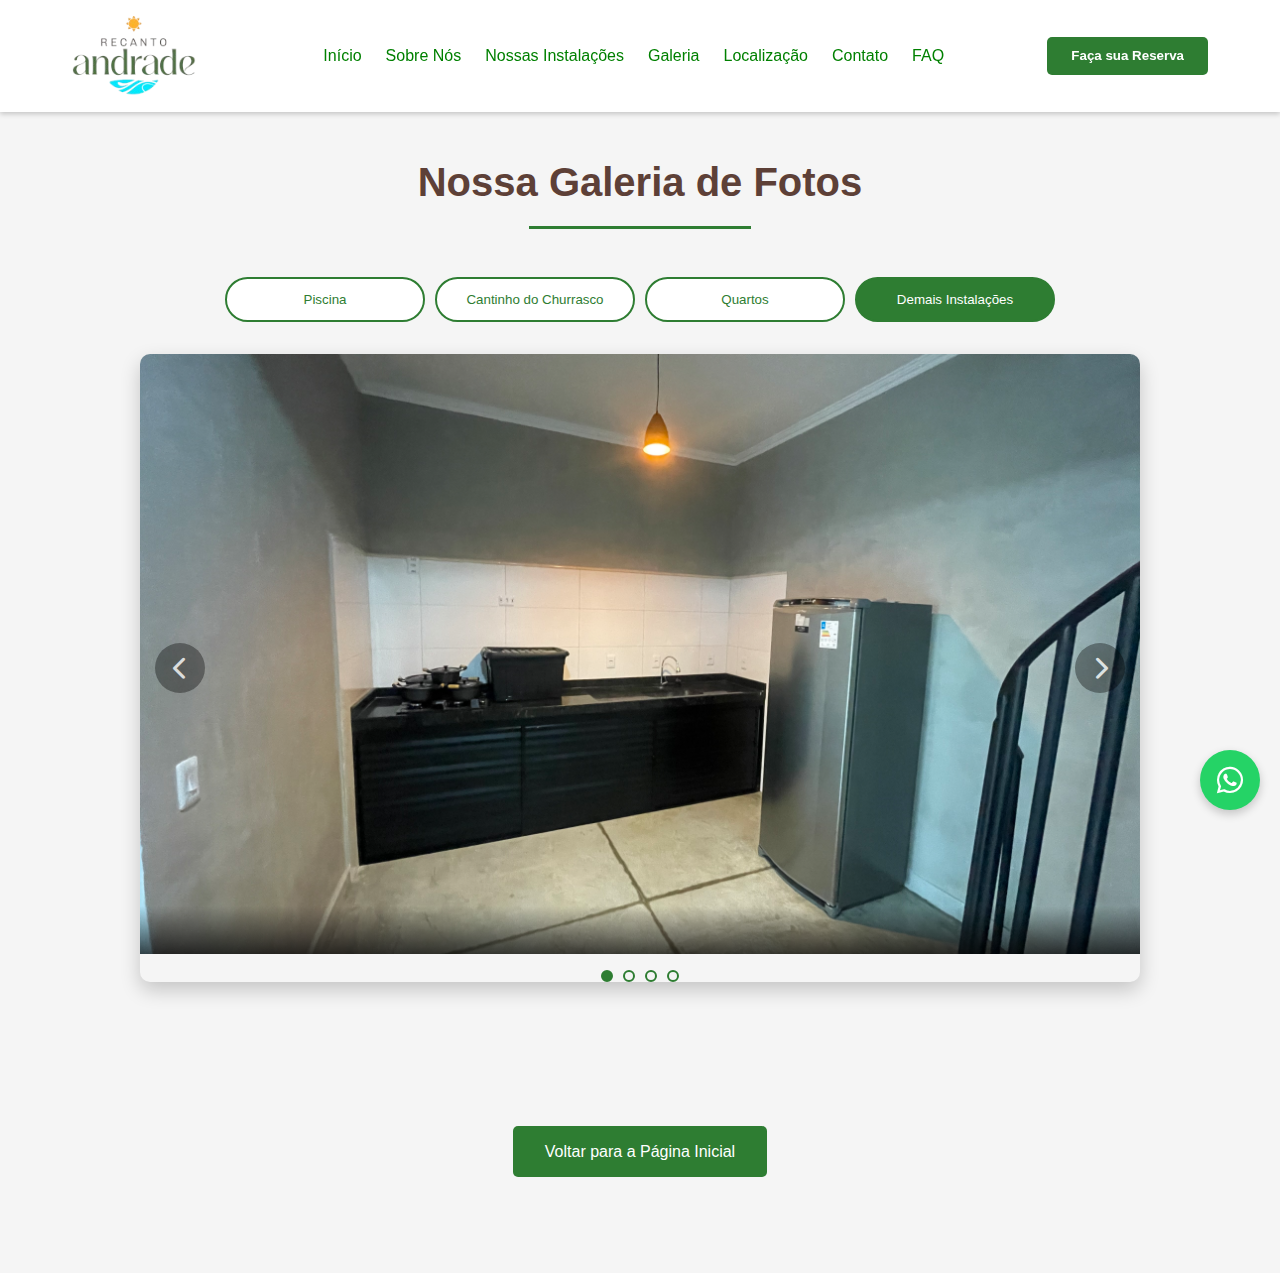
<file: instalacoes.html>
<!DOCTYPE html>
<html lang="pt-br">
<head>
  <meta charset="UTF-8">
  <meta name="viewport" content="width=device-width, initial-scale=1.0">
  <link rel="stylesheet" href="https://cdnjs.cloudflare.com/ajax/libs/font-awesome/6.0.0/css/all.min.css">
  <meta name="viewport" content="width=device-width, initial-scale=1, maximum-scale=1, user-scalable=no">

  <link rel="shortcut icon" href="imagens/favicon.ico" type="image/x-icon">
  <title>Galeria - Recanto Andrade</title>
  <style>
    /* Cores principais - mesmas do site original */
    :root {
      --primary-green: #5D4037;
      --secondary-green: #4CAF50;
      --light-green: #A5D6A7;
      --primary-brown: #2E7D32;
      --secondary-brown: #8D6E63;
      --light-brown: #fffdd9;
      --white: #FFFFFF;
      --black: #212121;
      --gray: #757575;
      --light-gray: #F5F5F5;
    }
    
    /* Reset básico */
    * {
      margin: 0;
      padding: 0;
      box-sizing: border-box;
      font-family: 'Segoe UI', Tahoma, Geneva, Verdana, sans-serif;
    }
    
    body {
      background-color: var(--light-gray);
      color: var(--black);
      line-height: 1.6;
    }
    
    /* Header e Navegação - mesmo do site original */
    header {
      background-color: var(--white);
      padding: 1rem 0;
      position: fixed;
      width: 100%;
      top: 0;
      z-index: 1000;
      box-shadow: 0 2px 5px rgba(0,0,0,0.2);
    }
    
    .container {
      max-width: 1200px;
      margin: 0 auto;
      padding: 0 2rem;
    }
    
    nav {
      display: flex;
      justify-content: space-between;
      align-items: center;
    }
    
    .logo {
      font-size: 1.8rem;
      font-weight: bold;
      color: var(--white);
      text-decoration: none;
      display: flex;
      align-items: center;
    }
    
    .logo-img {
      width: auto;
      max-height: 80px; 
    }
    
    .menu {
      display: flex;
      list-style: none;
    }
    
    .menu li {
      margin-left: 1.5rem;
    }
    
    .menu a {
      color: green;
      text-decoration: none;
      font-weight: 500;
      transition: color 0.3s;
      position: relative;
      padding: 5px 0;
    }
    
    .menu a::before {
      content: '';
      position: absolute;
      bottom: 0;
      left: 0;
      width: 0;
      height: 2px;
      background-color: green;
      transition: width 0.3s ease-out;
    }
    
    .menu a:hover::before {
      width: 100%;
    }
    
    .reserva-btn {
      background-color: var(--primary-brown);
      color: var(--white);
      padding: 0.7rem 1.5rem;
      border-radius: 5px;
      font-weight: bold;
      border: none;
      cursor: pointer;
      transition: background-color 0.3s;
    }
    
    .reserva-btn:hover {
      background-color: var(--secondary-green);
    }
    
    /* Título da Galeria */
    .gallery-title {
      text-align: center;
      padding-top: 150px;
      margin-bottom: 3rem;
    }
    
    .gallery-title h1 {
      font-size: 2.5rem;
      color: var(--primary-green);
      position: relative;
      display: inline-block;
      padding-bottom: 15px;
    }
    
    .gallery-title h1::after {
      content: '';
      position: absolute;
      bottom: 0;
      left: 25%;
      width: 50%;
      height: 3px;
      background-color: var(--primary-brown);
    }
    
    .gallery-subtitle {
      max-width: 700px;
      margin: 0 auto;
      text-align: center;
      margin-bottom: 2rem;
    }
    
    /* Filtros da Galeria */
    .gallery-filters {
  display: flex;
  justify-content: center;
  flex-wrap: wrap;
  margin-bottom: 2rem;
  gap: 10px;
}

.gallery-filters > a {
  text-decoration: none;
  width: 200px; /* Fixed width for all buttons */
}

.filter-btn {
  width: 100%;
  box-sizing: border-box;
  text-align: center;
  padding: 0.7rem 0;
  background-color: var(--white);
  border: 2px solid var(--primary-brown);
  color: var(--primary-brown);
  border-radius: 30px;
  cursor: pointer;
  font-weight: 500;
  transition: all 0.3s;
  height: 45px; /* Fixed height for all buttons */
  display: flex;
  align-items: center;
  justify-content: center;
}

.filter-btn:hover,
.filter-btn.active {
  background-color: var(--primary-brown);
  color: var(--white);
}
    /* Slider da Galeria */
    .gallery-slider {
      position: relative;
      max-width: 1000px;
      margin: 0 auto 3rem;
      overflow: hidden;
      border-radius: 10px;
      box-shadow: 0 8px 20px rgba(0,0,0,0.2);
    }
    
    .slides {
      display: flex;
      transition: transform 0.5s ease;
      height: 600px;
    }
    
    .slide {
      min-width: 100%;
      position: relative;
    }
    
    .slide img {
      width: 100%;
      height: 100%;
      object-fit: cover;
    }
    
    .slide-caption {
      position: absolute;
      bottom: 0;
      left: 0;
      width: 100%;
      padding: 1.5rem;
      background: linear-gradient(transparent, rgba(0,0,0,0.7));
      color: var(--white);
    }
    
    .slide-btn {
      position: absolute;
      top: 50%;
      transform: translateY(-50%);
      background-color: rgba(0,0,0,0.5);
      color: var(--white);
      width: 50px;
      height: 50px;
      border-radius: 50%;
      display: flex;
      align-items: center;
      justify-content: center;
      font-size: 1.5rem;
      cursor: pointer;
      border: none;
      opacity: 0.7;
      transition: opacity 0.3s;
    }
    
    .slide-btn:hover {
      opacity: 1;
    }
    
    .prev-btn {
      left: 15px;
    }
    
    .next-btn {
      right: 15px;
    }
    
    .slider-dots {
      display: flex;
      justify-content: center;
      margin-top: 1rem;
      gap: 10px;
    }
    
    .dot {
      width: 12px;
      height: 12px;
      border-radius: 50%;
      background-color: var(--light-gray);
      border: 2px solid var(--primary-brown);
      cursor: pointer;
      transition: all 0.3s;
    }
    
    .dot.active {
      background-color: var(--primary-brown);
    }
    
    /* Grade da Galeria */
    .gallery-grid {
      display: grid;
      grid-template-columns: repeat(auto-fill, minmax(300px, 1fr));
      gap: 20px;
      max-width: 1200px;
      margin: 0 auto;
      padding: 0 2rem 4rem;
    }
    
    .gallery-item {
      position: relative;
      overflow: hidden;
      border-radius: 8px;
      box-shadow: 0 5px 15px rgba(0,0,0,0.1);
      cursor: pointer;
      height: 250px;
      transition: transform 0.3s;
    }
    
    .gallery-item:hover {
      transform: translateY(-5px);
    }
    
    .gallery-item img {
      width: 100%;
      height: 100%;
      object-fit: cover;
      transition: transform 0.5s;
    }
    
    .gallery-item:hover img {
      transform: scale(1.05);
    }
    
    .gallery-caption {
      position: absolute;
      bottom: 0;
      left: 0;
      width: 100%;
      padding: 1rem;
      background: linear-gradient(transparent, rgba(0,0,0,0.7));
      color: var(--white);
      opacity: 0;
      transform: translateY(20px);
      transition: all 0.3s;
    }
    
    .gallery-item:hover .gallery-caption {
      opacity: 1;
      transform: translateY(0);
    }
    
    /* Modal para visualização ampliada */
    .modal {
      display: none;
      position: fixed;
      top: 0;
      left: 0;
      width: 100%;
      height: 100%;
      background-color: rgba(0,0,0,0.9);
      z-index: 1001;
      align-items: center;
      justify-content: center;
    }
    
    .modal-content {
      max-width: 90%;
      max-height: 90%;
    }
    
    .modal-img {
      width: 100%;
      height: 100%;
      object-fit: contain;
    }
    
    .close-btn {
      position: absolute;
      top: 20px;
      right: 30px;
      color: var(--white);
      font-size: 2rem;
      cursor: pointer;
    }
    
    .modal-nav {
      position: absolute;
      width: 100%;
      display: flex;
      justify-content: space-between;
      padding: 0 30px;
    }
    
    .modal-btn {
      color: var(--white);
      font-size: 3rem;
      cursor: pointer;
      background: none;
      border: none;
      opacity: 0.7;
      transition: opacity 0.3s;
    }
    
    .modal-btn:hover {
      opacity: 1;
    }
    
    /* Paginação */
    .pagination {
      display: flex;
      justify-content: center;
      margin: 2rem 0 4rem;
      gap: 10px;
    }
    
    .page-btn {
      width: 40px;
      height: 40px;
      border-radius: 50%;
      display: flex;
      align-items: center;
      justify-content: center;
      background-color: var(--white);
      color: var(--primary-brown);
      border: 1px solid var(--primary-brown);
      cursor: pointer;
      transition: all 0.3s;
    }
    
    .page-btn:hover,
    .page-btn.active {
      background-color: var(--primary-brown);
      color: var(--white);
    }
    
    /* Botão de voltar */
    .back-btn {
      display: inline-block;
      margin: 2rem auto;
      padding: 0.8rem 2rem;
      background-color: var(--primary-brown);
      color: var(--white);
      text-decoration: none;
      border-radius: 5px;
      font-weight: 500;
      transition: background-color 0.3s;
      text-align: center;
    }
    
    .back-btn:hover {
      background-color: var(--secondary-green);
    }
    
    .back-container {
      text-align: center;
      margin-bottom: 4rem;
    }
    
    /* WhatsApp Flutuante */
    #zap {
      position: fixed;
      bottom: 90px;
      right: 20px;
      width: 60px;
      height: 60px;
      background-color: #25D366;
      color: white;
      border-radius: 50%;
      display: flex;
      justify-content: center;
      align-items: center;
      font-size: 30px;
      box-shadow: 0 4px 10px rgba(0, 0, 0, 0.2);
      transition: all ease 0.2s;
    }
    
    #zap:hover {
      width: 65px;
      height: 65px;
      transition: all ease 0.2s;
    }
    
    /* Footer - mesmo do site original */
    footer {
      background-color: var(--primary-brown);
      color: var(--white);
      padding: 4rem 0 2rem;
    }
    
    .footer-content {
      display: flex;
      justify-content: space-between;
      flex-wrap: wrap;
      gap: 3rem;
    }
    
    .footer-column {
      flex: 1;
      min-width: 200px;
    }
    
    .footer-title {
      font-size: 1.5rem;
      margin-bottom: 1.5rem;
      position: relative;
      padding-bottom: 10px;
    }
    
    .footer-title::after {
      content: '';
      position: absolute;
      bottom: 0;
      left: 0;
      width: 50px;
      height: 2px;
      background-color: var(--light-green);
    }
    
    .contact-item {
      display: flex;
      margin-bottom: 1.5rem;
    }
    
    .contact-icon {
      margin-right: 1rem;
      font-size: 1.5rem;
    }
    
    .social-icons {
      display: flex;
      gap: 15px;
      margin-top: 1.5rem;
    }
    
    .social-icon {
      width: 40px;
      height: 40px;
      border-radius: 50%;
      background-color: var(--secondary-green);
      display: flex;
      align-items: center;
      justify-content: center;
      text-decoration: none;
      color: var(--white);
      font-weight: bold;
      transition: background-color 0.3s;
    }
    
    .social-icon:hover {
      background-color: rgb(255, 255, 255);
      color: var(--primary-brown);
    }
    
    .copyright {
      text-align: center;
      margin-top: 3rem;
      padding-top: 1.5rem;
      border-top: 1px solid rgba(255,255,255,0.1);
    }
    .menu-mobile-icon {
      display: none;
  font-size: 1.8rem;
  color: var(--primary-brown);
  cursor: pointer;
  position: relative;}

.menu-mobile {
  display: none;
  position: absolute;
  left: 0;
  top: 70px; /* Posiciona abaixo do cabeçalho */
  right: 0;
  width: 250px;
  background-color: var(--primary-brown); /* Fundo verde */
  z-index: 2000;
  border-radius: 8px;
  box-shadow: 0 4px 12px rgba(0,0,0,0.2);
  overflow: hidden;
}

.menu-mobile.active {
  display: block;
}

.menu-mobile-close {
  display: none; 
}

.menu-mobile-links {
  list-style: none;
  padding: 0;
  margin: 0;
}

.menu-mobile-links li {
  margin: 0;
  border-bottom: 1px solid rgba(255,255,255,0.1);
}

.menu-mobile-links a {
  color: var(--white); /* Texto branco */
  font-size: 1.1rem;
  text-decoration: none;
  display: block;
  padding: 15px 20px;
  transition: background-color 0.3s;
}

.menu-mobile-links a:hover {
  background-color: rgba(255,255,255,0.1);
}
.menu-mobile-links li:last-child {
  border-bottom: none;
}
    /* Responsividade */
@media (max-width: 768px) {
  .reserva-btn {
    display: none;
  }
  nav {
    display: flex;
    justify-content: space-between;
    align-items: center;
  }
  
  .logo {
    order: 1; /* Coloca a logo primeiro (esquerda) */
  }
      .logo-img {
        width: auto;
        max-height: 50px;  /* Tamanho ajustado para mobile */
      }
      .menu-mobile-icon {
        display: block;
  }
      .menu {
        display: none;
      }
      
  
  .gallery-title h1 {
    font-size: 1.6rem;
  }
  
  .gallery-grid {
    grid-template-columns: repeat(auto-fill, minmax(250px, 1fr));
  }
  
  .footer-column {
    flex: 100%;
  }
  
  .gallery-slider {
    max-width: 95%;
    height: 300px;
  }
  
  .slides {
    height: 300px;
  }
  
  .slide-caption h3 {
    font-size: 1.2rem;
  }
  
  .slide-caption p {
    font-size: 0.9rem;
  }
  
  .slide-btn {
    width: 40px;
    height: 40px;
    font-size: 1rem;
  }
}

@media (max-width: 480px) {
  .gallery-slider {
    height: 250px;
  }
  
  .slides {
    height: 250px;
  }
  
  .gallery-filters {
    flex-direction: column;
    align-items: center;
  }
  
  .gallery-filters > a {
    width: 80%;
    max-width: 250px;
  }
  
  
  
  .slide-caption h3 {
    font-size: 1rem;
  }
  
  .slide-caption p {
    display: none;
  }
}
</style>
    <!-- Header com menu -->
    <header>
      <div class="container">
        <nav>
          <a href="#" class="logo">
            <img src="imagens/logo.png" alt="logo" class="logo-img">
          </a>
          <ul class="menu">
            <li><a href="index.html#inicio">Início</a></li>
            <li><a href="index.html#quem-somos">Sobre Nós</a></li>
            <li><a href="index.html#hospedagens">Nossas Instalações</a></li>
            <li><a href="galeria.html">Galeria</a></li>
            <li><a href="index.html#localizacao">Localização</a></li>
            <li><a href="index.html#contato">Contato</a></li>
            <li><a href="perguntas-frequentes.html">FAQ</a></li>
            
          </ul>
          <div class="menu-mobile-icon">
            <i class="fas fa-bars"></i>
          </div>
          <div class="menu-mobile">
            <ul class="menu-mobile-links">
              <li><a href="index.html#inicio">Início</a></li>
              <li><a href="index.html#quem-somos">Sobre Nós</a></li>
              <li><a href="index.html#hospedagens">Nossas Instalações</a></li>
              <li><a href="galeria.html">Galeria</a></li>
              <li><a href="index.html#localizacao">Localização</a></li>
              <li><a href="index.html#contato">Contato</a></li>
              <li><a href="perguntas-frequentes.html">FAQ</a></li>
              
              <li><a href="https://wa.me/5514981111872" target="_blank">Faça sua Reserva</a></li>
            </ul>
          </div>
          <a href="https://wa.me/5514981111872" target="_blank" class="reserva-btn-container"><button class="reserva-btn">Faça sua Reserva</button></a>
          
        </nav>
        
        <!-- Adicione isso fora da tag nav, mas ainda dentro do header -->
        
        
      </div>
    </header>
    

<!-- Título da Galeria -->
<div class="gallery-title">
  <h1>Nossa Galeria de Fotos</h1>
  <p class="gallery-subtitle"></p>
</div>

<!-- Filtros da Galeria -->
<!-- Filtros da Galeria -->
<div class="gallery-filters">
    <a href="piscina.html"><button class="filter-btn" data-filter="piscina">Piscina</button></a>
    <a href="churrasco.html"><button class="filter-btn" data-filter="churrasqueira"> Cantinho do Churrasco</button></a>
    <a href="quartos.html"><button class="filter-btn" data-filter="quartos">Quartos</button></a>
    <a href="instalacoes.html"><button class="filter-btn active" data-filter="areas-comuns">Demais Instalações</button></a>
  </div>

<!-- Slider da Galeria -->
<div class="gallery-slider">
  <div class="slides">
    <div class="slide">
        <img src="img-ins/IMG_1509.jpg" alt="">
      <div class="slide-caption">
        
      </div>
    </div>
    <div class="slide">
      <img src="img-ins/IMG_1508.jpg" alt="Area de Churrasco">
      <div class="slide-caption">
   
        
      </div>
    </div>
    <div class="slide" style="background-image: url(img-ins/IMG_1510.jpg); background-size: cover; background-position: right center;">
      >
      <div class="slide-caption">
       
     
      </div>
    </div>
    <div class="slide">
      <img src="img-ins/IMG-20250315-WA0012.jpg" alt="Sala de Estar">
      <div class="slide-caption">
        
      </div>
    </div>
    
  </div>
  <button class="slide-btn prev-btn"><i class="fas fa-chevron-left"></i></button>
  <button class="slide-btn next-btn"><i class="fas fa-chevron-right"></i></button>
  <div class="slider-dots">
    <div class="dot active"></div>
    <div class="dot"></div>
    <div class="dot"></div>
    <div class="dot"></div>
  </div>
</div>

<!-- Grade da Galeria -->
<div class="gallery-grid">
  <!-- Imagens serão inseridas aqui via JavaScript -->
</div>



<!-- Botão de voltar -->
<div class="back-container">
  <a href="index.html" class="back-btn">Voltar para a Página Inicial</a>
</div>

<!-- WhatsApp Flutuante -->
<a href="https://wa.me/5514981111872" id="zap" style="text-decoration: none;" target="_blank">
  <i class="fab fa-whatsapp"></i>
</a>

<!-- JavaScript para o slider e filtros da galeria -->
<script>
  // Slider da Galeria
  const slides = document.querySelector('.slides');
  const slideButtons = document.querySelectorAll('.slide-btn');
  const dots = document.querySelectorAll('.dot');
  let slideIndex = 0;
  
  // Função para mostrar o slide atual
  function showSlide(index) {
    slides.style.transform = `translateX(-${index * 100}%)`;
    
    // Atualizar os dots
    dots.forEach(dot => dot.classList.remove('active'));
    dots[index].classList.add('active');
  }
  
  // Event listeners para os botões do slider
  slideButtons[0].addEventListener('click', () => {
    slideIndex = slideIndex > 0 ? slideIndex - 1 : dots.length - 1;
    showSlide(slideIndex);
  });
  
  slideButtons[1].addEventListener('click', () => {
    slideIndex = slideIndex < dots.length - 1 ? slideIndex + 1 : 0;
    showSlide(slideIndex);
  });
  document.addEventListener('dblclick', function(event) {
    event.preventDefault();
});
  // Event listeners para os dots
  dots.forEach((dot, index) => {
    dot.addEventListener('click', () => {
      slideIndex = index;
      showSlide(slideIndex);
    });
  });
  
  // Alternar slides automaticamente a cada 5 segundos
  setInterval(() => {
    slideIndex = slideIndex < dots.length - 1 ? slideIndex + 1 : 0;
    showSlide(slideIndex);
  }, 5000);
  
  // Filtros da Galeria
  const filterButtons = document.querySelectorAll('.filter-btn');
  
  filterButtons.forEach(button => {
    button.addEventListener('click', () => {
      // Remover classe 'active' de todos os botões
      filterButtons.forEach(btn => btn.classList.remove('active'));
      
      // Adicionar classe 'active' ao botão clicado
      button.classList.add('active');
      
      // Implementar lógica de filtro aqui
      const filter = button.getAttribute('data-filter');
      // Filtrar imagens com base na categoria
    });
  });
  // Script para o menu mobile
document.addEventListener('DOMContentLoaded', function() {
  const menuIcon = document.querySelector('.menu-mobile-icon');
  const menuMobile = document.querySelector('.menu-mobile');
  
  // Toggle do menu ao clicar no ícone
  if (menuIcon && menuMobile) {
    menuIcon.addEventListener('click', function(e) {
      e.stopPropagation();
      menuMobile.classList.toggle('active');
      
      // Alternar ícone (opcional)
      const iconElement = menuIcon.querySelector('i');
      if (iconElement) {
        if (menuMobile.classList.contains('active')) {
          iconElement.classList.remove('fa-bars');
          iconElement.classList.add('fa-times');
        } else {
          iconElement.classList.remove('fa-times');
          iconElement.classList.add('fa-bars');
        }
      }
    });
  }
  
  // Fechar o menu ao clicar em um link
  const menuLinks = document.querySelectorAll('.menu-mobile-links a');
  menuLinks.forEach(link => {
    link.addEventListener('click', function() {
      menuMobile.classList.remove('active');
      
      // Restaurar ícone (opcional)
      const iconElement = menuIcon.querySelector('i');
      if (iconElement) {
        iconElement.classList.remove('fa-times');
        iconElement.classList.add('fa-bars');
      }
    });
  });
  
  // Fechar o menu ao clicar fora dele
  document.addEventListener('click', function(e) {
    if (menuMobile && menuMobile.classList.contains('active')) {
      if (!menuMobile.contains(e.target) && e.target !== menuIcon) {
        menuMobile.classList.remove('active');
        
        // Restaurar ícone (opcional)
        const iconElement = menuIcon.querySelector('i');
        if (iconElement) {
          iconElement.classList.remove('fa-times');
          iconElement.classList.add('fa-bars');
        }
      }
    }
  });
});
  
</script>
</file>
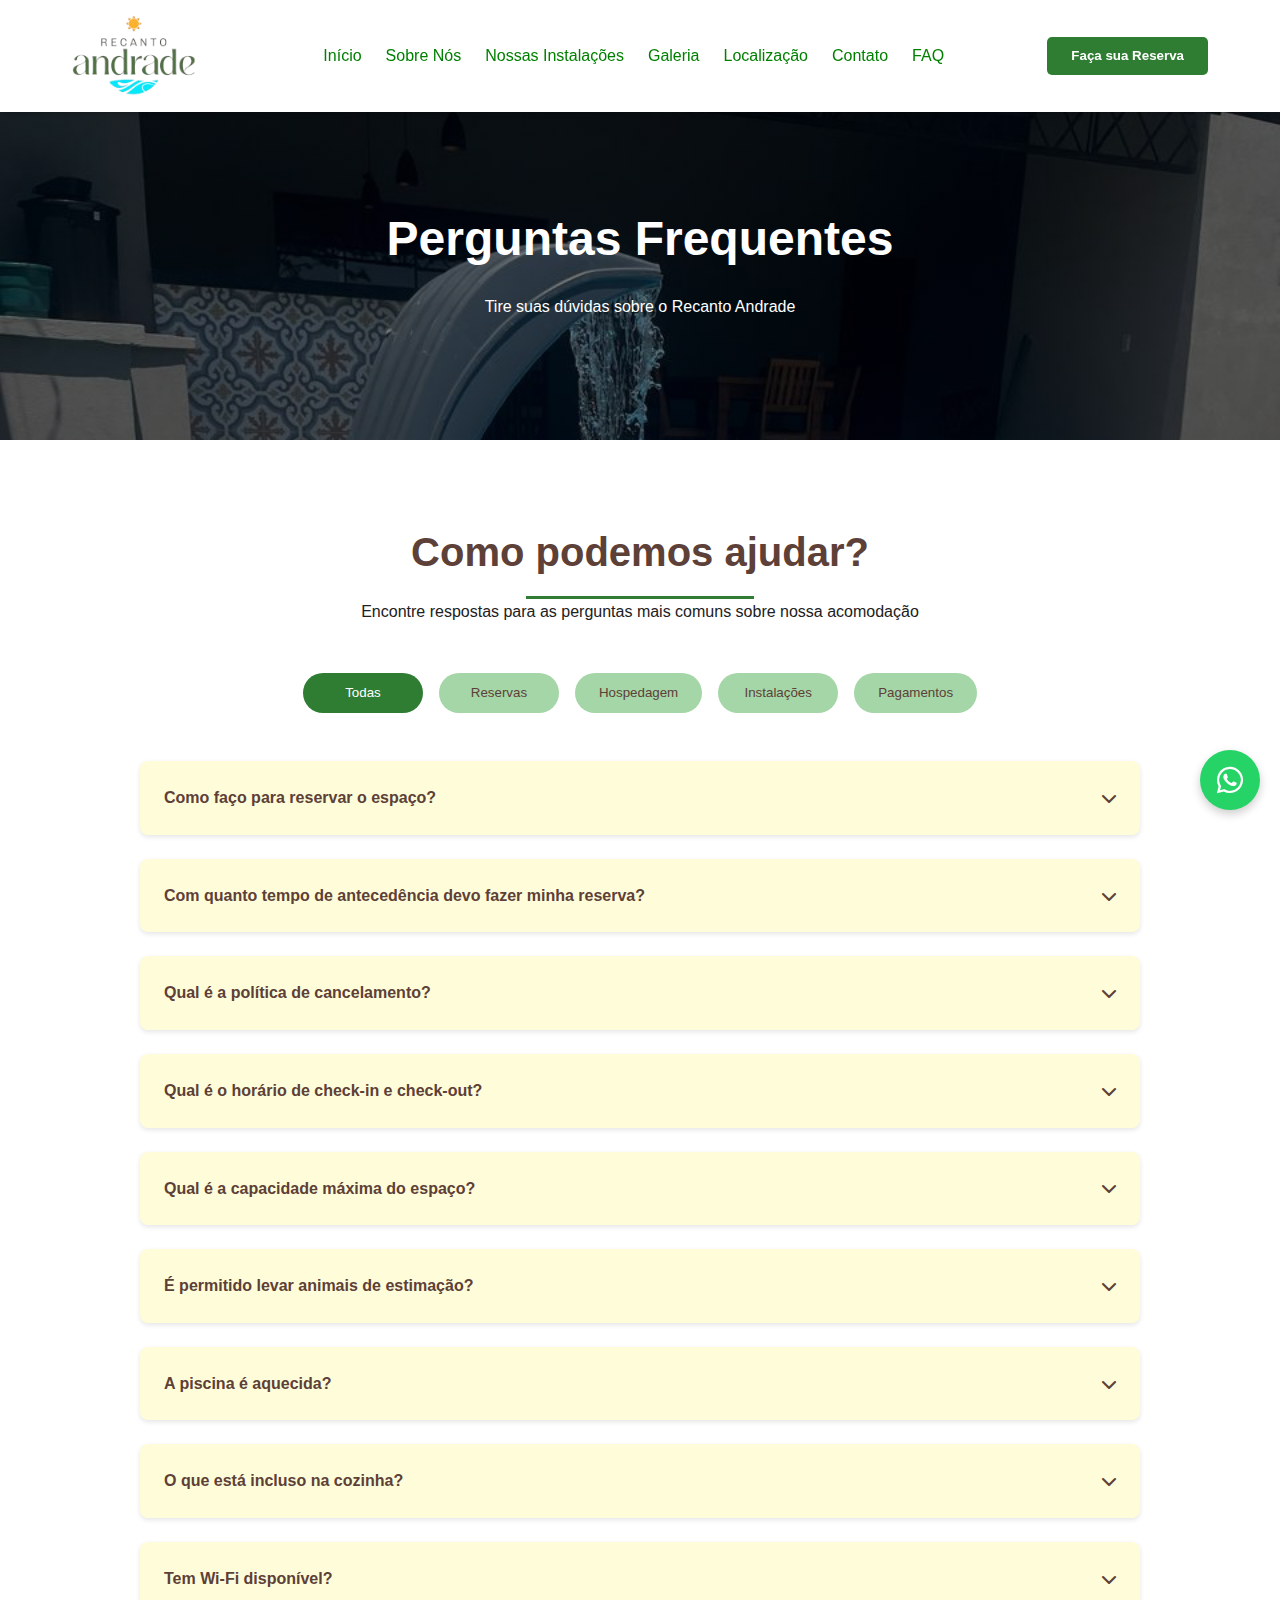
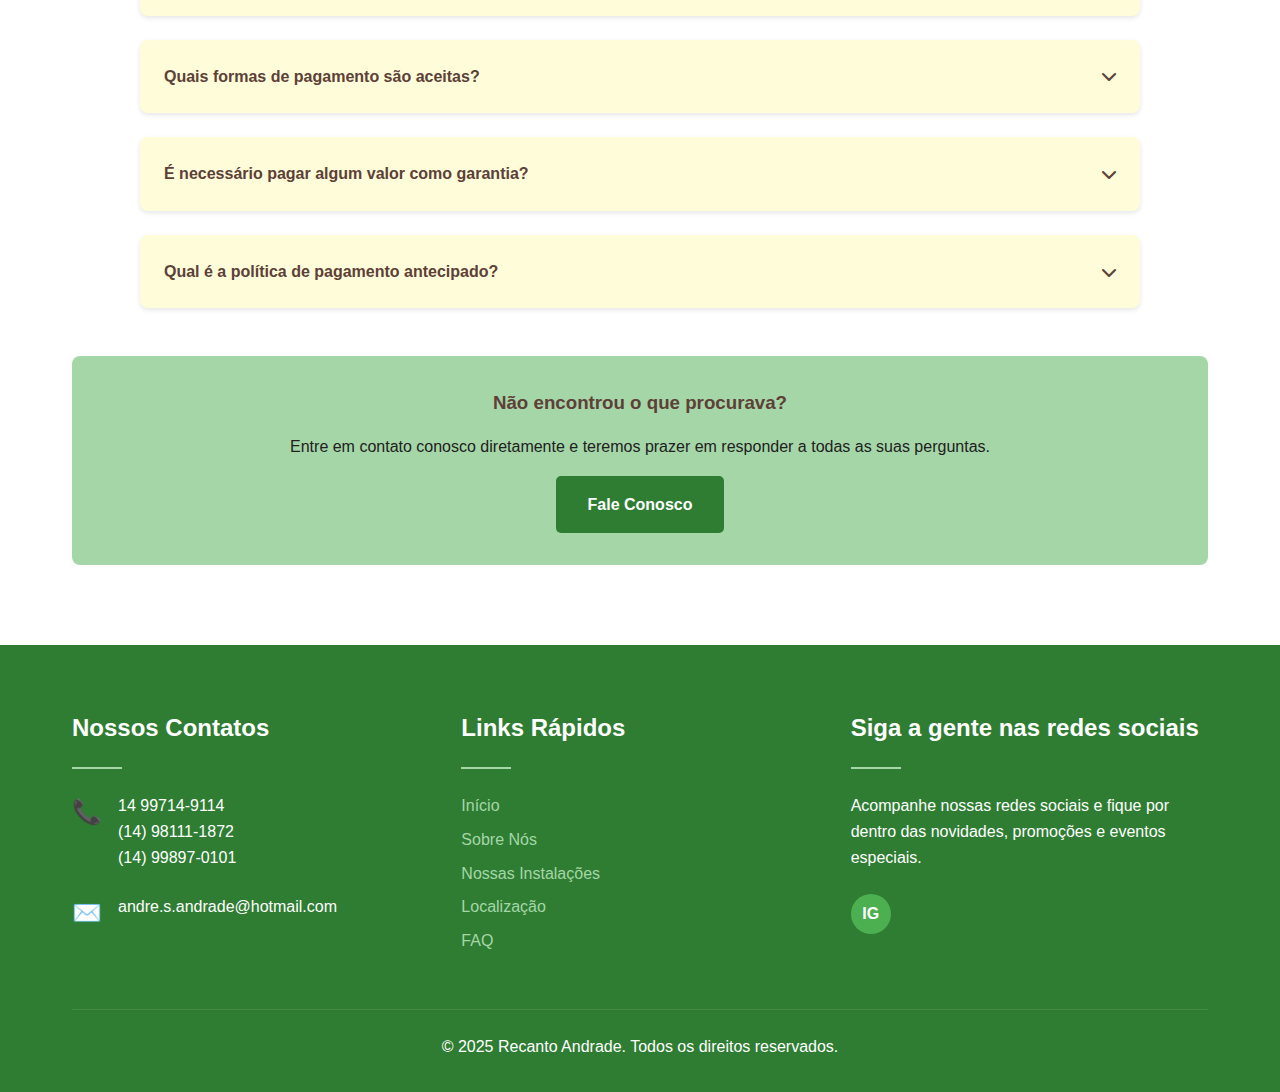
<file: perguntas-frequentes.html>
<!DOCTYPE html>
<html lang="pt-br">
<head>
  <meta charset="UTF-8">
  <meta name="viewport" content="width=device-width, initial-scale=1.0">
  <meta name="viewport" content="width=device-width, initial-scale=1, maximum-scale=1, user-scalable=no">

  <link rel="stylesheet" href="https://cdnjs.cloudflare.com/ajax/libs/font-awesome/6.0.0/css/all.min.css">
  <link rel="shortcut icon" href="imagens/favicon.ico" type="image/x-icon">
  <title>Perguntas Frequentes - Recanto Andrade</title>
  <style>
    :root {
      --primary-green: #5D4037;
      --secondary-green: #4CAF50;
      --light-green: #A5D6A7;
      --primary-brown: #2E7D32;
      --secondary-brown: #8D6E63;
      --light-brown: #fffdd9;
      --white: #FFFFFF;
      --black: #212121;
      --gray: #757575;
      --light-gray: #F5F5F5;
    }
    
    /* Reset básico */
    * {
      margin: 0;
      padding: 0;
      box-sizing: border-box;
      font-family: 'Segoe UI', Tahoma, Geneva, Verdana, sans-serif;
    }
    
    body {
      background-color: var(--light-gray);
      color: var(--black);
      line-height: 1.6;
    }
    
    /* Header e Navegação */
    header {
      background-color: var(--white);
      padding: 1rem 0;
      position: fixed;
      width: 100%;
      top: 0;
      z-index: 1000;
      box-shadow: 0 2px 5px rgba(0,0,0,0.2);
    }
    
    .container {
      max-width: 1200px;
      margin: 0 auto;
      padding: 0 2rem;
    }
    
    nav {
      display: flex;
      justify-content: space-between;
      align-items: center;
    }
    
    .logo {
      font-size: 1.8rem;
      font-weight: bold;
      color: var(--white);
      text-decoration: none;
      display: flex;
      align-items: center;
    }
    .logo-img {
      width: auto;
      max-height: 80px; 
    }
    
    .menu {
      display: flex;
      list-style: none;
    }
    
    .menu li {
      margin-left: 1.5rem;
    }
    
    .menu a {
      color: green;
      text-decoration: none;
      font-weight: 500;
      transition: color 0.3s;
      position: relative;
      padding: 5px 0;
    }
    
    .menu a::before {
      content: '';
      position: absolute;
      bottom: 0;
      left: 0;
      width: 0;
      height: 2px;
      background-color: green;
      transition: width 0.3s ease-out;
    }
    
    .menu a:hover::before {
      width: 100%;
    }
    
    .reserva-btn {
      background-color: var(--primary-brown);
      color: var(--white);
      padding: 0.7rem 1.5rem;
      border-radius: 5px;
      font-weight: bold;
      border: none;
      cursor: pointer;
      transition: background-color 0.3s;
    }
    
    .reserva-btn:hover {
      background-color: var(--secondary-green);
    }
    
    /* Banner da FAQ */
    .faq-banner {
      height: 40vh;
      background: linear-gradient(rgba(0,0,0,0.5), rgba(0,0,0,0.5)), url('imagens/piscina.jpeg') no-repeat top right;
      background-size: cover;
      display: flex;
      align-items: center;
      justify-content: center;
      text-align: center;
      color: var(--white);
      margin-top: 80px;
    }
    
    .faq-banner h1 {
      font-size: 3rem;
      margin-bottom: 1rem;
    }
    
    /* Seção de FAQ */
    .faq-section {
      background-color: var(--white);
      padding: 5rem 0;
    }
    
    .section-title {
      text-align: center;
      margin-bottom: 3rem;
    }
    
    .section-title h2 {
      font-size: 2.5rem;
      color: var(--primary-green);
      position: relative;
      display: inline-block;
      padding-bottom: 15px;
    }
    
    .section-title h2::after {
      content: '';
      position: absolute;
      bottom: 0;
      left: 25%;
      width: 50%;
      height: 3px;
      background-color: var(--primary-brown);
    }
    
    .faq-container {
      max-width: 1000px;
      margin: 0 auto;
    }
    
    .faq-item {
      margin-bottom: 1.5rem;
      border-radius: 8px;
      overflow: hidden;
      background-color: var(--light-brown);
      box-shadow: 0 2px 5px rgba(0,0,0,0.1);
    }
    
    .faq-question {
      padding: 1.5rem;
      cursor: pointer;
      font-weight: bold;
      display: flex;
      justify-content: space-between;
      align-items: center;
      color: var(--primary-green);
      transition: background-color 0.3s;
    }
    
    .faq-question:hover {
      background-color: rgba(165, 214, 167, 0.3);
    }
    
    .faq-question i {
      transition: transform 0.3s;
    }
    
    .faq-answer {
      padding: 0 1.5rem;
      max-height: 0;
      overflow: hidden;
      transition: max-height 0.3s ease-out, padding 0.3s ease;
      border-top: 0px solid var(--light-green);
    }
    
    .faq-item.active .faq-question {
      background-color: var(--light-green);
    }
    
    .faq-item.active .faq-question i {
      transform: rotate(180deg);
    }
    
    .faq-item.active .faq-answer {
      max-height: 500px;
      padding: 1.5rem;
      border-top: 1px solid var(--light-green);
    }
    
    .contact-cta {
      text-align: center;
      margin-top: 3rem;
      padding: 2rem;
      background-color: var(--light-green);
      border-radius: 8px;
    }
    
    .contact-cta h3 {
      color: var(--primary-green);
      margin-bottom: 1rem;
    }
    
    .contact-cta .hero-btn {
      background-color: var(--primary-brown);
      color: var(--white);
      padding: 1rem 2rem;
      border-radius: 5px;
      font-weight: bold;
      text-decoration: none;
      transition: background-color 0.3s;
      display: inline-block;
      margin-top: 1rem;
    }
    
    .contact-cta .hero-btn:hover {
      background-color: var(--secondary-green);
    }
    
    /* Seção de mapa de categorias */
    .faq-categories {
      display: flex;
  justify-content: center;
  flex-wrap: wrap;
  gap: 1rem;
  margin-bottom: 3rem;
    }
    
    .category-btn {
      padding: 0.8rem 1.5rem;
  background-color: var(--light-green);
  color: var(--primary-green);
  border: none;
  border-radius: 30px;
  cursor: pointer;
  font-weight: 500;
  transition: all 0.3s;
  min-width: 120px;  /* Largura mínima fixa para todos os botões */
  text-align: center; /* Centraliza o texto */
    }
    
    .category-btn:hover,
.category-btn.active {
  background-color: var(--primary-brown);
  color: var(--white);
}
    
    /* Footer - mesmo do template original */
    footer {
      background-color: var(--primary-brown);
      color: var(--white);
      padding: 4rem 0 2rem;
    }
    
    .footer-content {
      display: flex;
      justify-content: space-between;
      flex-wrap: wrap;
      gap: 2rem;
    }
    
    .footer-column {
      flex: 1;
      min-width: 250px;
    }
    
    .footer-title {
      font-size: 1.5rem;
      margin-bottom: 1.5rem;
      position: relative;
      padding-bottom: 10px;
      height: 60px;
      display: flex;
      align-items: flex-start;
    }
    
    .footer-title::after {
      content: '';
      position: absolute;
      bottom: 0;
      left: 0;
      width: 50px;
      height: 2px;
      background-color: var(--light-green);
    }
    
    .contact-item {
      display: flex;
      margin-bottom: 1.5rem;
    }
    
    .contact-icon {
      margin-right: 1rem;
      font-size: 1.5rem;
    }
    
    .social-icons {
      display: flex;
      gap: 15px;
      margin-top: 1.5rem;
    }
    
    .social-icon {
      width: 40px;
      height: 40px;
      border-radius: 50%;
      background-color: var(--secondary-green);
      display: flex;
      align-items: center;
      justify-content: center;
      text-decoration: none;
      color: var(--white);
      font-weight: bold;
      transition: background-color 0.3s;
    }
    
    .social-icon:hover {
      background-color: rgb(255, 255, 255);
      color: var(--primary-brown);
    }
    
    .copyright {
      text-align: center;
      margin-top: 3rem;
      padding-top: 1.5rem;
      border-top: 1px solid rgba(255,255,255,0.1);
    }
    
    #zap {
      position: fixed;
      bottom: 90px;
      right: 20px;
      width: 60px;
      height: 60px;
      background-color: #25D366;
      color: white;
      border-radius: 50%;
      display: flex;
      justify-content: center;
      align-items: center;
      font-size: 30px;
      box-shadow: 0 4px 10px rgba(0, 0, 0, 0.2);
      transition: all ease 0.2s;
    }
    
    #zap:hover {
      width: 65px;
      height: 65px;
      transition: all ease 0.2s;
    }
    .menu-mobile-icon {
      display: none;
  font-size: 1.8rem;
  color: var(--primary-brown);
  cursor: pointer;
  position: relative;}

.menu-mobile {
  display: none;
  position: absolute;
  left: 0;
  top: 70px; /* Posiciona abaixo do cabeçalho */
  right: 0;
  width: 250px;
  background-color: var(--primary-brown); /* Fundo verde */
  z-index: 2000;
  border-radius: 8px;
  box-shadow: 0 4px 12px rgba(0,0,0,0.2);
  overflow: hidden;
}

.menu-mobile.active {
  display: block;
}

.menu-mobile-close {
  display: none; 
}

.menu-mobile-links {
  list-style: none;
  padding: 0;
  margin: 0;
}

.menu-mobile-links li {
  margin: 0;
  border-bottom: 1px solid rgba(255,255,255,0.1);
}

.menu-mobile-links a {
  color: var(--white); /* Texto branco */
  font-size: 1.1rem;
  text-decoration: none;
  display: block;
  padding: 15px 20px;
  transition: background-color 0.3s;
}

.menu-mobile-links a:hover {
  background-color: rgba(255,255,255,0.1);
}
.menu-mobile-links li:last-child {
  border-bottom: none;
}
    /* Responsividade */
@media (max-width: 768px) {
  .reserva-btn {
    display: none;
  }
  nav {
    display: flex;
    justify-content: space-between;
    align-items: center;
  }
  .faq-categories {
    flex-direction: column; /* Alinha os botões verticalmente */
    align-items: center; /* Centraliza os botões horizontalmente */
    gap: 0.8rem; /* Reduz o espaçamento entre botões */
  }
  
  .category-btn {
    min-width: 80%; /* Define a largura como percentual da largura do container */
    width: 80%; /* Assegura que todos os botões tenham a mesma largura */
    padding: 0.7rem 1rem;
    font-size: 0.9rem;
  }
  .logo {
    order: 1; /* Coloca a logo primeiro (esquerda) */
  }
      .logo-img {
        width: auto;
        max-height: 50px;  /* Tamanho ajustado para mobile */
      }
      .menu-mobile-icon {
        display: block;
  }
      .menu {
        display: none;
      }
      
  
  .gallery-title h1 {
    font-size: 1.6rem;
  }
  
  .gallery-grid {
    grid-template-columns: repeat(auto-fill, minmax(250px, 1fr));
  }
  
  .footer-column {
    flex: 100%;
  }
  
  .gallery-slider {
    max-width: 95%;
    height: 300px;
  }
  
  .slides {
    height: 300px;
  }
  
  .slide-caption h3 {
    font-size: 1.2rem;
  }
  
  .slide-caption p {
    font-size: 0.9rem;
  }
  
  .slide-btn {
    width: 40px;
    height: 40px;
    font-size: 1rem;
  }
}

  </style>
</head>
<body>
  <!-- Header com menu -->
  <header>
    <div class="container">
      <nav>
        <a href="#" class="logo">
          <img src="imagens/logo.png" alt="logo" class="logo-img">
        </a>
        <ul class="menu">
          <li><a href="index.html#inicio">Início</a></li>
          <li><a href="index.html#quem-somos">Sobre Nós</a></li>
          <li><a href="index.html#hospedagens">Nossas Instalações</a></li>
          <li><a href="galeria.html">Galeria</a></li>
          <li><a href="index.html#localizacao">Localização</a></li>
          <li><a href="index.html#contato">Contato</a></li>
          <li><a href="perguntas-frequentes.html">FAQ</a></li>
          
        </ul>
        <div class="menu-mobile-icon">
          <i class="fas fa-bars"></i>
        </div>
        <div class="menu-mobile">
          <ul class="menu-mobile-links">
            <li><a href="index.html#inicio">Início</a></li>
            <li><a href="index.html#quem-somos">Sobre Nós</a></li>
            <li><a href="index.html#hospedagens">Nossas Instalações</a></li>
            <li><a href="galeria.html">Galeria</a></li>
            <li><a href="index.html#localizacao">Localização</a></li>
            <li><a href="index.html#contato">Contato</a></li>
            <li><a href="perguntas-frequentes.html">FAQ</a></li>
            
            <li><a href="https://wa.me/5514981111872" target="_blank">Faça sua Reserva</a></li>
          </ul>
        </div>
        <a href="https://wa.me/5514981111872" target="_blank" class="reserva-btn-container"><button class="reserva-btn">Faça sua Reserva</button></a>
        
      </nav>
      
      <!-- Adicione isso fora da tag nav, mas ainda dentro do header -->
      
      
    </div>
  </header>
  

  <!-- Banner da FAQ -->
  <section class="faq-banner">
    <div class="hero-content">
      <h1>Perguntas Frequentes</h1>
      <p>Tire suas dúvidas sobre o Recanto Andrade</p>
    </div>
  </section>

  <!-- Seção Principal FAQ -->
  <section class="faq-section">
    <div class="container">
      <div class="section-title">
        <h2>Como podemos ajudar?</h2>
        <p>Encontre respostas para as perguntas mais comuns sobre nossa acomodação</p>
      </div>
      
      <!-- Categorias da FAQ -->
      <div class="faq-categories">
        <button class="category-btn active" data-category="all">Todas</button>
        <button class="category-btn" data-category="reservas">Reservas</button>
        <button class="category-btn" data-category="hospedagem">Hospedagem</button>
        <button class="category-btn" data-category="instalacoes">Instalações</button>
        <button class="category-btn" data-category="pagamento">Pagamentos</button>
      </div>
      
      <!-- Container de perguntas e respostas -->
      <div class="faq-container">
        <!-- Categoria: Reservas -->
        <div class="faq-item" data-category="reservas">
          <div class="faq-question">
            Como faço para reservar o espaço?
            <i class="fas fa-chevron-down"></i>
          </div>
          <div class="faq-answer">
            <p>Para fazer sua reserva, entre em contato pelo WhatsApp (14) 98111-1872 ou pelos telefones (14) 99714-9114 e (14) 99897-0101. Nossa equipe verificará a disponibilidade na data desejada e informará sobre os procedimentos para confirmação.</p>
          </div>
        </div>
        
        <div class="faq-item" data-category="reservas">
          <div class="faq-question">
            Com quanto tempo de antecedência devo fazer minha reserva?
            <i class="fas fa-chevron-down"></i>
          </div>
          <div class="faq-answer">
            <p>Recomendamos que as reservas sejam feitas com pelo menos 30 dias de antecedência, especialmente para finais de semana e feriados. Entretanto, sempre vale a pena verificar a disponibilidade mesmo com menos antecedência.</p>
          </div>
        </div>
        
        <div class="faq-item" data-category="reservas">
          <div class="faq-question">
            Qual é a política de cancelamento?
            <i class="fas fa-chevron-down"></i>
          </div>
          <div class="faq-answer">
            <p>Em caso de cancelamento, aplicamos as seguintes condições:</p>
            <ul>
              <li>Cancelamentos com mais de 30 dias de antecedência: reembolso de 90% do valor pago</li>
              <li>Entre 15 e 29 dias: reembolso de 50% do valor pago</li>
              <li>Menos de 15 dias: não há reembolso</li>
            </ul>
            <p>Em casos de emergência comprovada, podemos oferecer remarcação para outra data, sujeita à disponibilidade.</p>
          </div>
        </div>
        
        <!-- Categoria: Hospedagem -->
        <div class="faq-item" data-category="hospedagem">
          <div class="faq-question">
            Qual é o horário de check-in e check-out?
            <i class="fas fa-chevron-down"></i>
          </div>
          <div class="faq-answer">
            <p>O check-in é realizado a partir das 14h e o check-out até as 12h. Caso precise de horários especiais, entre em contato conosco com antecedência para verificarmos a possibilidade de atendê-lo.</p>
          </div>
        </div>
        
        <div class="faq-item" data-category="hospedagem">
          <div class="faq-question">
            Qual é a capacidade máxima do espaço?
            <i class="fas fa-chevron-down"></i>
          </div>
          <div class="faq-answer">
            <p>O Recanto Andrade comporta confortavelmente até 15 pessoas para hospedagem. Para eventos diurnos sem pernoite, podemos acomodar até 25 pessoas. Por favor, respeite a capacidade máxima para garantir o conforto e segurança de todos.</p>
          </div>
        </div>
        
        <div class="faq-item" data-category="hospedagem">
          <div class="faq-question">
            É permitido levar animais de estimação?
            <i class="fas fa-chevron-down"></i>
          </div>
          <div class="faq-answer">
            <p>Sim, aceitamos animais de estimação de pequeno e médio porte. Pedimos apenas que os donos sejam responsáveis pela limpeza e pelo comportamento dos pets, garantindo que não causem danos às instalações ou incômodo a outros hóspedes.</p>
          </div>
        </div>
        
        <!-- Categoria: Instalações -->
        <div class="faq-item" data-category="instalacoes">
          <div class="faq-question">
            A piscina é aquecida?
            <i class="fas fa-chevron-down"></i>
          </div>
          <div class="faq-answer">
            <p>Não, nossa piscina não é aquecida. É uma piscina tradicional que fica mais agradável nos dias quentes.</p>
          </div>
        </div>
        
        <div class="faq-item" data-category="instalacoes">
          <div class="faq-question">
            O que está incluso na cozinha?
            <i class="fas fa-chevron-down"></i>
          </div>
          <div class="faq-answer">
            <p>Nossa cozinha é completa e inclui geladeira, fogão, micro-ondas, liquidificador, sanduicheira, utensílios de cozinha, panelas, talheres, pratos, copos e xícaras para até 15 pessoas. Oferecemos também churrasqueira com utensílios para churrasco.</p>
          </div>
        </div>
        
        <div class="faq-item" data-category="instalacoes">
          <div class="faq-question">
            Tem Wi-Fi disponível?
            <i class="fas fa-chevron-down"></i>
          </div>
          <div class="faq-answer">
            <p>Sim, oferecemos Wi-Fi gratuito em toda a propriedade. A senha será fornecida no momento do check-in.</p>
          </div>
        </div>
        
        <!-- Categoria: Pagamentos -->
        <div class="faq-item" data-category="pagamento">
          <div class="faq-question">
            Quais formas de pagamento são aceitas?
            <i class="fas fa-chevron-down"></i>
          </div>
          <div class="faq-answer">
            <p>Aceitamos as seguintes formas de pagamento:</p>
            <ul>
              <li>Pix</li>
              <li>Transferência bancária</li>
              <li>Cartões de crédito em até 2x sem juros</li>
              <li>Dinheiro</li>
            </ul>
          </div>
        </div>
        
        <div class="faq-item" data-category="pagamento">
          <div class="faq-question">
            É necessário pagar algum valor como garantia?
            <i class="fas fa-chevron-down"></i>
          </div>
          <div class="faq-answer">
            <p>Sim, solicitamos um caução de R$ 300,00 no momento do check-in, que será devolvido no check-out após verificação das instalações. Este valor serve como garantia para eventuais danos ou itens quebrados durante a estadia.</p>
          </div>
        </div>
        
        <div class="faq-item" data-category="pagamento">
          <div class="faq-question">
            Qual é a política de pagamento antecipado?
            <i class="fas fa-chevron-down"></i>
          </div>
          <div class="faq-answer">
            <p>Para confirmar sua reserva, solicitamos o pagamento de 50% do valor total no momento da reserva. O restante pode ser pago até 7 dias antes da data de check-in ou em dinheiro no momento da chegada.</p>
          </div>
        </div>
      </div>
      
      <!-- CTA de contato -->
      <div class="contact-cta">
        <h3>Não encontrou o que procurava?</h3>
        <p>Entre em contato conosco diretamente e teremos prazer em responder a todas as suas perguntas.</p>
        <a href="https://wa.me/5514981111872" class="hero-btn" target="_blank">Fale Conosco</a>
      </div>
    </div>
  </section>

  <!-- Footer -->
  <footer id="contato">
    <div class="container">
      <div class="footer-content">
        <div class="footer-column">
          <h3 class="footer-title">Nossos Contatos</h3>
          <div class="contact-item">
            <span class="contact-icon">📞</span>
            <div>
              <p>14 99714-9114</p>
              <p>(14) 98111-1872</p>
              <p>(14) 99897-0101</p>
            </div>
          </div>
          <div class="contact-item">
            <span class="contact-icon">✉️</span>
            <p>andre.s.andrade@hotmail.com</p>
          </div>
        </div>
        
        <div class="footer-column">
          <h3 class="footer-title">Links Rápidos</h3>
          <ul style="list-style: none; padding-left: 0;">
            <li style="margin-bottom: 0.5rem;"><a href="index.html#inicio" style="color: var(--light-green); text-decoration: none;">Início</a></li>
            <li style="margin-bottom: 0.5rem;"><a href="index.html#quem-somos" style="color: var(--light-green); text-decoration: none;">Sobre Nós</a></li>
            <li style="margin-bottom: 0.5rem;"><a href="index.html#hospedagens" style="color: var(--light-green); text-decoration: none;">Nossas Instalações</a></li>
            <li style="margin-bottom: 0.5rem;"><a href="index.html#localizacao" style="color: var(--light-green); text-decoration: none;">Localização</a></li>
            <li style="margin-bottom: 0.5rem;"><a href="faq.html" style="color: var(--light-green); text-decoration: none;">FAQ</a></li>
          </ul>
        </div>
        
        <div class="footer-column">
          <h3 class="footer-title">Siga a gente nas redes sociais</h3>
          <p>Acompanhe nossas redes sociais e fique por dentro das novidades, promoções e eventos especiais.</p>
          <div class="social-icons">
            <a href="https://www.instagram.com/espacoo.andradee_/#" class="social-icon" target="_blank">IG</a>
          </div>
        </div>
      </div>
      
      <div class="copyright">
        <p>&copy; 2025 Recanto Andrade. Todos os direitos reservados.</p>
      </div>
    </div>
  </footer>
  
  <a href="https://wa.me/5514997149114" class="whatsapp-button" target="_blank">
    <i class="fab fa-whatsapp" id="zap"></i>
  </a>

  <!-- Scripts -->
  <script>
    // Script para o FAQ (expandir/contrair)
    const faqQuestions = document.querySelectorAll('.faq-question');
    
    faqQuestions.forEach(question => {
      question.addEventListener('click', () => {
        const faqItem = question.parentElement;
        faqItem.classList.toggle('active');
      });
    });
    
    // Script para filtrar por categoria
    const categoryButtons = document.querySelectorAll('.category-btn');
    const faqItems = document.querySelectorAll('.faq-item');
    
    categoryButtons.forEach(button => {
      button.addEventListener('click', () => {
        // Remove classe active de todos os botões
        categoryButtons.forEach(btn => btn.classList.remove('active'));
        
        // Adiciona classe active ao botão clicado
        button.classList.add('active');
        
        const category = button.getAttribute('data-category');
        
        // Filtra os itens da FAQ
        faqItems.forEach(item => {
          if (category === 'all' || item.getAttribute('data-category') === category) {
            item.style.display = 'block';
          } else {
            item.style.display = 'none';
          }
        });
      });
    });
    // Script para o menu mobile
document.addEventListener('DOMContentLoaded', function() {
  const menuIcon = document.querySelector('.menu-mobile-icon');
  const menuMobile = document.querySelector('.menu-mobile');
  
  // Toggle do menu ao clicar no ícone
  if (menuIcon && menuMobile) {
    menuIcon.addEventListener('click', function(e) {
      e.stopPropagation();
      menuMobile.classList.toggle('active');
      
      // Alternar ícone (opcional)
      const iconElement = menuIcon.querySelector('i');
      if (iconElement) {
        if (menuMobile.classList.contains('active')) {
          iconElement.classList.remove('fa-bars');
          iconElement.classList.add('fa-times');
        } else {
          iconElement.classList.remove('fa-times');
          iconElement.classList.add('fa-bars');
        }
      }
    });
  }
  
  // Fechar o menu ao clicar em um link
  const menuLinks = document.querySelectorAll('.menu-mobile-links a');
  menuLinks.forEach(link => {
    link.addEventListener('click', function() {
      menuMobile.classList.remove('active');
      
      // Restaurar ícone (opcional)
      const iconElement = menuIcon.querySelector('i');
      if (iconElement) {
        iconElement.classList.remove('fa-times');
        iconElement.classList.add('fa-bars');
      }
    });
  });
  
  // Fechar o menu ao clicar fora dele
  document.addEventListener('click', function(e) {
    if (menuMobile && menuMobile.classList.contains('active')) {
      if (!menuMobile.contains(e.target) && e.target !== menuIcon) {
        menuMobile.classList.remove('active');
        
        // Restaurar ícone (opcional)
        const iconElement = menuIcon.querySelector('i');
        if (iconElement) {
          iconElement.classList.remove('fa-times');
          iconElement.classList.add('fa-bars');
        }
      }
    }
  });
});
document.addEventListener('dblclick', function(event) {
    event.preventDefault();
});
  </script>
</body>
</html>
</file>
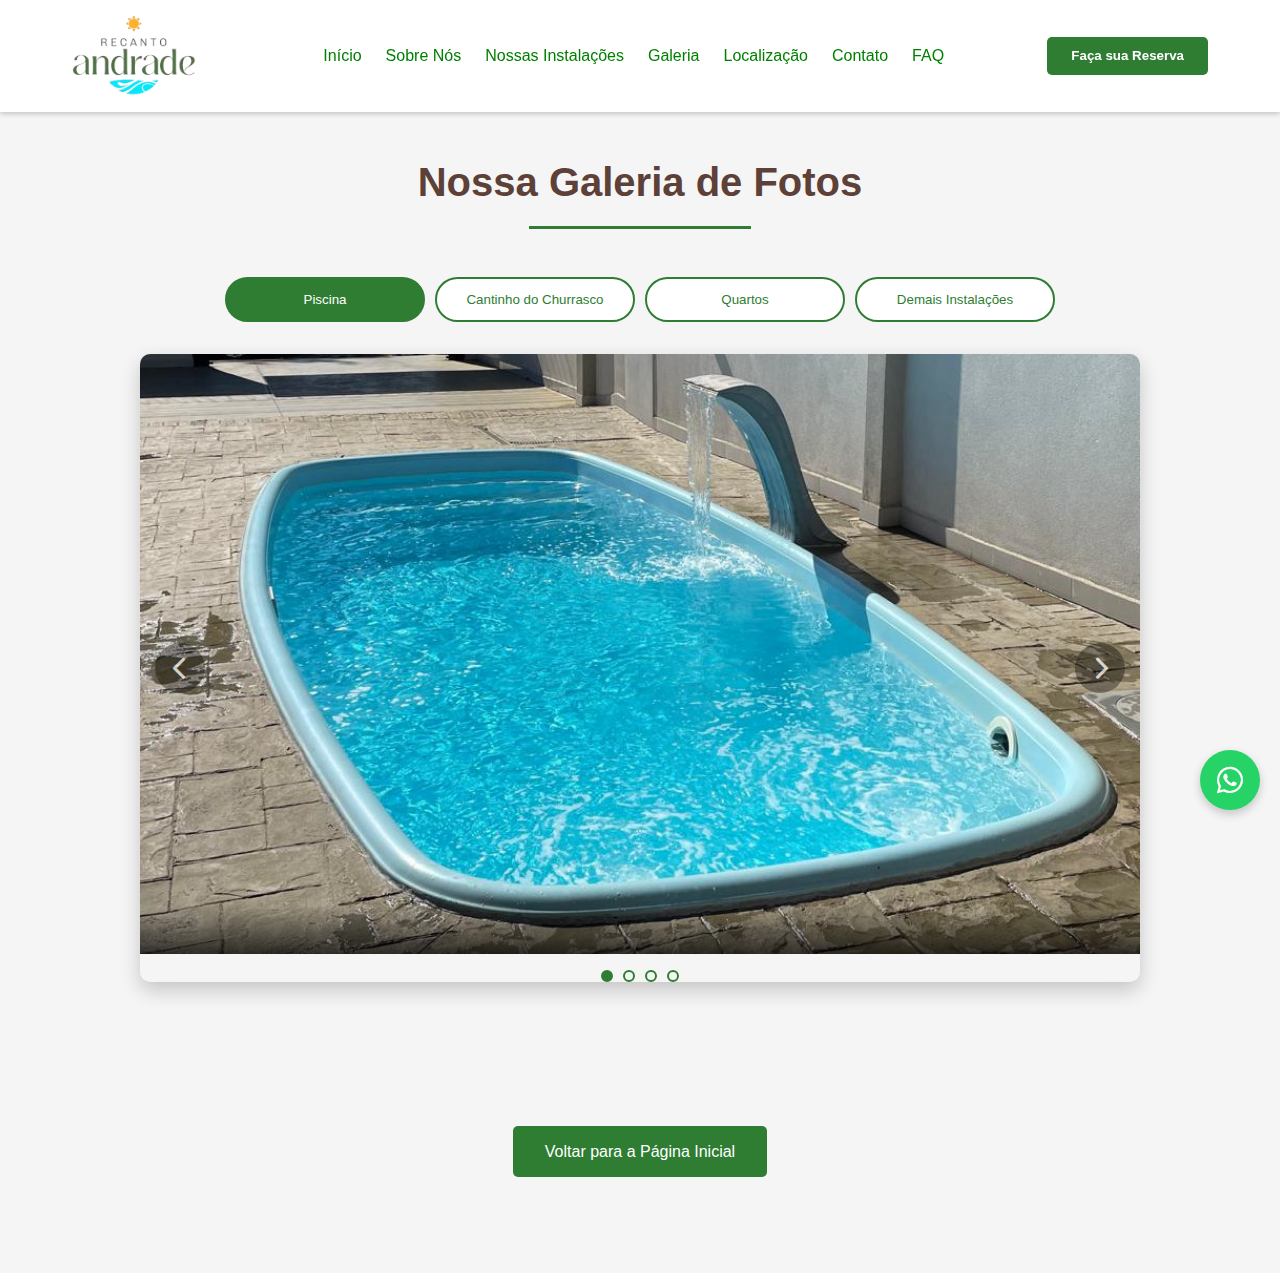
<file: piscina.html>
<!DOCTYPE html>
<html lang="pt-br">
<head>
  <meta charset="UTF-8">
  <meta name="viewport" content="width=device-width, initial-scale=1.0">
  <meta name="viewport" content="width=device-width, initial-scale=1, maximum-scale=1, user-scalable=no">

  <link rel="stylesheet" href="https://cdnjs.cloudflare.com/ajax/libs/font-awesome/6.0.0/css/all.min.css">
  <link rel="shortcut icon" href="imagens/favicon.ico" type="image/x-icon">
  <title>Galeria - Recanto Andrade</title>
  <style>
    /* Cores principais - mesmas do site original */
    :root {
      --primary-green: #5D4037;
      --secondary-green: #4CAF50;
      --light-green: #A5D6A7;
      --primary-brown: #2E7D32;
      --secondary-brown: #8D6E63;
      --light-brown: #fffdd9;
      --white: #FFFFFF;
      --black: #212121;
      --gray: #757575;
      --light-gray: #F5F5F5;
    }
    
    /* Reset básico */
    * {
      margin: 0;
      padding: 0;
      box-sizing: border-box;
      font-family: 'Segoe UI', Tahoma, Geneva, Verdana, sans-serif;
    }
    
    body {
      background-color: var(--light-gray);
      color: var(--black);
      line-height: 1.6;
    }
    
    /* Header e Navegação - mesmo do site original */
    header {
      background-color: var(--white);
      padding: 1rem 0;
      position: fixed;
      width: 100%;
      top: 0;
      z-index: 1000;
      box-shadow: 0 2px 5px rgba(0,0,0,0.2);
    }
    
    .container {
      max-width: 1200px;
      margin: 0 auto;
      padding: 0 2rem;
    }
    
    nav {
      display: flex;
      justify-content: space-between;
      align-items: center;
    }
    
    .logo {
      font-size: 1.8rem;
      font-weight: bold;
      color: var(--white);
      text-decoration: none;
      display: flex;
      align-items: center;
    }
    
    .logo-img {
      width: auto;
      max-height: 80px; 
    }
    
    .menu {
      display: flex;
      list-style: none;
    }
    
    .menu li {
      margin-left: 1.5rem;
    }
    
    .menu a {
      color: green;
      text-decoration: none;
      font-weight: 500;
      transition: color 0.3s;
      position: relative;
      padding: 5px 0;
    }
    
    .menu a::before {
      content: '';
      position: absolute;
      bottom: 0;
      left: 0;
      width: 0;
      height: 2px;
      background-color: green;
      transition: width 0.3s ease-out;
    }
    
    .menu a:hover::before {
      width: 100%;
    }
    
    .reserva-btn {
      background-color: var(--primary-brown);
      color: var(--white);
      padding: 0.7rem 1.5rem;
      border-radius: 5px;
      font-weight: bold;
      border: none;
      cursor: pointer;
      transition: background-color 0.3s;
    }
    
    .reserva-btn:hover {
      background-color: var(--secondary-green);
    }
    
    /* Título da Galeria */
    .gallery-title {
      text-align: center;
      padding-top: 150px;
      margin-bottom: 3rem;
    }
    
    .gallery-title h1 {
      font-size: 2.5rem;
      color: var(--primary-green);
      position: relative;
      display: inline-block;
      padding-bottom: 15px;
    }
    
    .gallery-title h1::after {
      content: '';
      position: absolute;
      bottom: 0;
      left: 25%;
      width: 50%;
      height: 3px;
      background-color: var(--primary-brown);
    }
    
    .gallery-subtitle {
      max-width: 700px;
      margin: 0 auto;
      text-align: center;
      margin-bottom: 2rem;
    }
    
    /* Filtros da Galeria */
    .gallery-filters {
  display: flex;
  justify-content: center;
  flex-wrap: wrap;
  margin-bottom: 2rem;
  gap: 10px;
}

.gallery-filters > a {
  text-decoration: none;
  width: 200px; /* Fixed width for all buttons */
}

.filter-btn {
  width: 100%;
  box-sizing: border-box;
  text-align: center;
  padding: 0.7rem 0;
  background-color: var(--white);
  border: 2px solid var(--primary-brown);
  color: var(--primary-brown);
  border-radius: 30px;
  cursor: pointer;
  font-weight: 500;
  transition: all 0.3s;
  height: 45px; /* Fixed height for all buttons */
  display: flex;
  align-items: center;
  justify-content: center;
}

.filter-btn:hover,
.filter-btn.active {
  background-color: var(--primary-brown);
  color: var(--white);
}
    
    /* Slider da Galeria */
    .gallery-slider {
      position: relative;
      max-width: 1000px;
      margin: 0 auto 3rem;
      overflow: hidden;
      border-radius: 10px;
      box-shadow: 0 8px 20px rgba(0,0,0,0.2);
    }
    
    .slides {
      display: flex;
      transition: transform 0.5s ease;
      height: 600px;
    }
    
    .slide {
      min-width: 100%;
      position: relative;
    }
    
    .slide img {
      width: 100%;
      height: 100%;
      object-fit: cover;
    }
    
    .slide-caption {
      position: absolute;
      bottom: 0;
      left: 0;
      width: 100%;
      padding: 1.5rem;
      background: linear-gradient(transparent, rgba(0,0,0,0.7));
      color: var(--white);
    }
    
    .slide-btn {
      position: absolute;
      top: 50%;
      transform: translateY(-50%);
      background-color: rgba(0,0,0,0.5);
      color: var(--white);
      width: 50px;
      height: 50px;
      border-radius: 50%;
      display: flex;
      align-items: center;
      justify-content: center;
      font-size: 1.5rem;
      cursor: pointer;
      border: none;
      opacity: 0.7;
      transition: opacity 0.3s;
    }
    
    .slide-btn:hover {
      opacity: 1;
    }
    
    .prev-btn {
      left: 15px;
    }
    
    .next-btn {
      right: 15px;
    }
    
    .slider-dots {
      display: flex;
      justify-content: center;
      margin-top: 1rem;
      gap: 10px;
    }
    
    .dot {
      width: 12px;
      height: 12px;
      border-radius: 50%;
      background-color: var(--light-gray);
      border: 2px solid var(--primary-brown);
      cursor: pointer;
      transition: all 0.3s;
    }
    
    .dot.active {
      background-color: var(--primary-brown);
    }
    
    /* Grade da Galeria */
    .gallery-grid {
      display: grid;
      grid-template-columns: repeat(auto-fill, minmax(300px, 1fr));
      gap: 20px;
      max-width: 1200px;
      margin: 0 auto;
      padding: 0 2rem 4rem;
    }
    
    .gallery-item {
      position: relative;
      overflow: hidden;
      border-radius: 8px;
      box-shadow: 0 5px 15px rgba(0,0,0,0.1);
      cursor: pointer;
      height: 250px;
      transition: transform 0.3s;
    }
    
    .gallery-item:hover {
      transform: translateY(-5px);
    }
    
    .gallery-item img {
      width: 100%;
      height: 100%;
      object-fit: cover;
      transition: transform 0.5s;
    }
    
    .gallery-item:hover img {
      transform: scale(1.05);
    }
    
    .gallery-caption {
      position: absolute;
      bottom: 0;
      left: 0;
      width: 100%;
      padding: 1rem;
      background: linear-gradient(transparent, rgba(0,0,0,0.7));
      color: var(--white);
      opacity: 0;
      transform: translateY(20px);
      transition: all 0.3s;
    }
    
    .gallery-item:hover .gallery-caption {
      opacity: 1;
      transform: translateY(0);
    }
    
    /* Modal para visualização ampliada */
    .modal {
      display: none;
      position: fixed;
      top: 0;
      left: 0;
      width: 100%;
      height: 100%;
      background-color: rgba(0,0,0,0.9);
      z-index: 1001;
      align-items: center;
      justify-content: center;
    }
    
    .modal-content {
      max-width: 90%;
      max-height: 90%;
    }
    
    .modal-img {
      width: 100%;
      height: 100%;
      object-fit: contain;
    }
    
    .close-btn {
      position: absolute;
      top: 20px;
      right: 30px;
      color: var(--white);
      font-size: 2rem;
      cursor: pointer;
    }
    
    .modal-nav {
      position: absolute;
      width: 100%;
      display: flex;
      justify-content: space-between;
      padding: 0 30px;
    }
    
    .modal-btn {
      color: var(--white);
      font-size: 3rem;
      cursor: pointer;
      background: none;
      border: none;
      opacity: 0.7;
      transition: opacity 0.3s;
    }
    
    .modal-btn:hover {
      opacity: 1;
    }
    
    /* Paginação */
    .pagination {
      display: flex;
      justify-content: center;
      margin: 2rem 0 4rem;
      gap: 10px;
    }
    
    .page-btn {
      width: 40px;
      height: 40px;
      border-radius: 50%;
      display: flex;
      align-items: center;
      justify-content: center;
      background-color: var(--white);
      color: var(--primary-brown);
      border: 1px solid var(--primary-brown);
      cursor: pointer;
      transition: all 0.3s;
    }
    
    .page-btn:hover,
    .page-btn.active {
      background-color: var(--primary-brown);
      color: var(--white);
    }
    
    /* Botão de voltar */
    .back-btn {
      display: inline-block;
      margin: 2rem auto;
      padding: 0.8rem 2rem;
      background-color: var(--primary-brown);
      color: var(--white);
      text-decoration: none;
      border-radius: 5px;
      font-weight: 500;
      transition: background-color 0.3s;
      text-align: center;
    }
    
    .back-btn:hover {
      background-color: var(--secondary-green);
    }
    
    .back-container {
      text-align: center;
      margin-bottom: 4rem;
    }
    
    /* WhatsApp Flutuante */
    #zap {
      position: fixed;
      bottom: 90px;
      right: 20px;
      width: 60px;
      height: 60px;
      background-color: #25D366;
      color: white;
      border-radius: 50%;
      display: flex;
      justify-content: center;
      align-items: center;
      font-size: 30px;
      box-shadow: 0 4px 10px rgba(0, 0, 0, 0.2);
      transition: all ease 0.2s;
    }
    
    #zap:hover {
      width: 65px;
      height: 65px;
      transition: all ease 0.2s;
    }
    
    /* Footer - mesmo do site original */
    footer {
      background-color: var(--primary-brown);
      color: var(--white);
      padding: 4rem 0 2rem;
    }
    
    .footer-content {
      display: flex;
      justify-content: space-between;
      flex-wrap: wrap;
      gap: 3rem;
    }
    
    .footer-column {
      flex: 1;
      min-width: 200px;
    }
    
    .footer-title {
      font-size: 1.5rem;
      margin-bottom: 1.5rem;
      position: relative;
      padding-bottom: 10px;
    }
    
    .footer-title::after {
      content: '';
      position: absolute;
      bottom: 0;
      left: 0;
      width: 50px;
      height: 2px;
      background-color: var(--light-green);
    }
    
    .contact-item {
      display: flex;
      margin-bottom: 1.5rem;
    }
    
    .contact-icon {
      margin-right: 1rem;
      font-size: 1.5rem;
    }
    
    .social-icons {
      display: flex;
      gap: 15px;
      margin-top: 1.5rem;
    }
    
    .social-icon {
      width: 40px;
      height: 40px;
      border-radius: 50%;
      background-color: var(--secondary-green);
      display: flex;
      align-items: center;
      justify-content: center;
      text-decoration: none;
      color: var(--white);
      font-weight: bold;
      transition: background-color 0.3s;
    }
    
    .social-icon:hover {
      background-color: rgb(255, 255, 255);
      color: var(--primary-brown);
    }
    
    .copyright {
      text-align: center;
      margin-top: 3rem;
      padding-top: 1.5rem;
      border-top: 1px solid rgba(255,255,255,0.1);
    }
    .menu-mobile-icon {
      display: none;
  font-size: 1.8rem;
  color: var(--primary-brown);
  cursor: pointer;
  position: relative;}

.menu-mobile {
  display: none;
  position: absolute;
  left: 0;
  top: 70px; /* Posiciona abaixo do cabeçalho */
  right: 0;
  width: 250px;
  background-color: var(--primary-brown); /* Fundo verde */
  z-index: 2000;
  border-radius: 8px;
  box-shadow: 0 4px 12px rgba(0,0,0,0.2);
  overflow: hidden;
}

.menu-mobile.active {
  display: block;
}

.menu-mobile-close {
  display: none; 
}

.menu-mobile-links {
  list-style: none;
  padding: 0;
  margin: 0;
}

.menu-mobile-links li {
  margin: 0;
  border-bottom: 1px solid rgba(255,255,255,0.1);
}

.menu-mobile-links a {
  color: var(--white); /* Texto branco */
  font-size: 1.1rem;
  text-decoration: none;
  display: block;
  padding: 15px 20px;
  transition: background-color 0.3s;
}

.menu-mobile-links a:hover {
  background-color: rgba(255,255,255,0.1);
}
.menu-mobile-links li:last-child {
  border-bottom: none;
}
    /* Responsividade */
@media (max-width: 768px) {
  .reserva-btn {
    display: none;
  }
  nav {
    display: flex;
    justify-content: space-between;
    align-items: center;
  }
  
  .logo {
    order: 1; /* Coloca a logo primeiro (esquerda) */
  }
      .logo-img {
        width: auto;
        max-height: 50px;  /* Tamanho ajustado para mobile */
      }
      .menu-mobile-icon {
        display: block;
  }
      .menu {
        display: none;
      }
      
  
  .gallery-title h1 {
    font-size: 1.6rem;
  }
  
  .gallery-grid {
    grid-template-columns: repeat(auto-fill, minmax(250px, 1fr));
  }
  
  .footer-column {
    flex: 100%;
  }
  
  .gallery-slider {
    max-width: 95%;
    height: 300px;
  }
  
  .slides {
    height: 300px;
  }
  
  .slide-caption h3 {
    font-size: 1.2rem;
  }
  
  .slide-caption p {
    font-size: 0.9rem;
  }
  
  .slide-btn {
    width: 40px;
    height: 40px;
    font-size: 1rem;
  }
}

@media (max-width: 480px) {
  .gallery-slider {
    height: 250px;
  }
  
  .slides {
    height: 250px;
  }
  
  .gallery-filters {
    flex-direction: column;
    align-items: center;
  }
  
  .gallery-filters > a {
    width: 80%;
    max-width: 250px;
  }
  
  
  
  .slide-caption h3 {
    font-size: 1rem;
  }
  
  .slide-caption p {
    display: none;
  }
}
</style>
    <!-- Header com menu -->
    <header>
      <div class="container">
        <nav>
          <a href="#" class="logo">
            <img src="imagens/logo.png" alt="logo" class="logo-img">
          </a>
          <ul class="menu">
            <li><a href="index.html#inicio">Início</a></li>
            <li><a href="index.html#quem-somos">Sobre Nós</a></li>
            <li><a href="index.html#hospedagens">Nossas Instalações</a></li>
            <li><a href="galeria.html">Galeria</a></li>
            <li><a href="index.html#localizacao">Localização</a></li>
            <li><a href="index.html#contato">Contato</a></li>
            <li><a href="perguntas-frequentes.html">FAQ</a></li>
            
          </ul>
          <div class="menu-mobile-icon">
            <i class="fas fa-bars"></i>
          </div>
          <div class="menu-mobile">
            <ul class="menu-mobile-links">
              <li><a href="index.html#inicio">Início</a></li>
              <li><a href="index.html#quem-somos">Sobre Nós</a></li>
              <li><a href="index.html#hospedagens">Nossas Instalações</a></li>
              <li><a href="galeria.html">Galeria</a></li>
              <li><a href="index.html#localizacao">Localização</a></li>
              <li><a href="index.html#contato">Contato</a></li>
              <li><a href="perguntas-frequentes.html">FAQ</a></li>
              
              <li><a href="https://wa.me/5514981111872" target="_blank">Faça sua Reserva</a></li>
            </ul>
          </div>
          <a href="https://wa.me/5514981111872" target="_blank" class="reserva-btn-container"><button class="reserva-btn">Faça sua Reserva</button></a>
          
        </nav>
        
        <!-- Adicione isso fora da tag nav, mas ainda dentro do header -->
        
        
      </div>
    </header>
    

<!-- Título da Galeria -->
<div class="gallery-title">
  <h1>Nossa Galeria de Fotos</h1>
  <p class="gallery-subtitle"></p>
</div>

<!-- Filtros da Galeria -->
<!-- Filtros da Galeria -->
<div class="gallery-filters">
    <a href="piscina.html"><button class="filter-btn active" data-filter="piscina">Piscina</button></a>
    <a href="churrasco.html"><button class="filter-btn" data-filter="churrasqueira"> Cantinho do Churrasco</button></a>
    <a href="quartos.html"><button class="filter-btn" data-filter="quartos">Quartos</button></a>
    <a href="instalacoes.html"><button class="filter-btn" data-filter="areas-comuns">Demais Instalações</button></a>
  </div>

<!-- Slider da Galeria -->
<div class="gallery-slider">
  <div class="slides">

    <div class="slide" style="background-image: url(img-piscina/piscina1.jpg); background-repeat: no-repeat; background-size: cover; background-position: top center;">
        
        <div class="slide-caption">
         
          
        </div>
      </div>
    <div class="slide" style="background-image: url(img-piscina/piscina4.jpeg); background-repeat: no-repeat; background-size: cover;">
  
      <div class="slide-caption">
        
        
      </div>
    </div>
    
    <div class="slide">
      <img src="img-piscina/piscina3.jpg" alt="Quartos">
      <div class="slide-caption">
        

      </div>
    </div>
    <div class="slide" style="background-image: url(img-piscina/piscina2.jpg); background-repeat: no-repeat; background-size: cover; background-position: top right;">
      
      <div class="slide-caption">
        
       
      </div>
    </div>
  </div>
  <button class="slide-btn prev-btn"><i class="fas fa-chevron-left"></i></button>
  <button class="slide-btn next-btn"><i class="fas fa-chevron-right"></i></button>
  <div class="slider-dots">
    <div class="dot active"></div>
    <div class="dot"></div>
    <div class="dot"></div>
    <div class="dot"></div>
  </div>
</div>

<!-- Grade da Galeria -->
<div class="gallery-grid">
  <!-- Imagens serão inseridas aqui via JavaScript -->
</div>



<!-- Botão de voltar -->
<div class="back-container">
  <a href="index.html" class="back-btn">Voltar para a Página Inicial</a>
</div>

<!-- WhatsApp Flutuante -->
<a href="https://wa.me/5514981111872" id="zap" style="text-decoration: none;" target="_blank">
  <i class="fab fa-whatsapp"></i>
</a>

<!-- JavaScript para o slider e filtros da galeria -->
<script>
  // Slider da Galeria
  const slides = document.querySelector('.slides');
  const slideButtons = document.querySelectorAll('.slide-btn');
  const dots = document.querySelectorAll('.dot');
  let slideIndex = 0;
  
  // Função para mostrar o slide atual
  function showSlide(index) {
    slides.style.transform = `translateX(-${index * 100}%)`;
    
    // Atualizar os dots
    dots.forEach(dot => dot.classList.remove('active'));
    dots[index].classList.add('active');
  }
  
  // Event listeners para os botões do slider
  slideButtons[0].addEventListener('click', () => {
    slideIndex = slideIndex > 0 ? slideIndex - 1 : dots.length - 1;
    showSlide(slideIndex);
  });
  
  slideButtons[1].addEventListener('click', () => {
    slideIndex = slideIndex < dots.length - 1 ? slideIndex + 1 : 0;
    showSlide(slideIndex);
  });
  
  // Event listeners para os dots
  dots.forEach((dot, index) => {
    dot.addEventListener('click', () => {
      slideIndex = index;
      showSlide(slideIndex);
    });
  });
  
  // Alternar slides automaticamente a cada 5 segundos
  setInterval(() => {
    slideIndex = slideIndex < dots.length - 1 ? slideIndex + 1 : 0;
    showSlide(slideIndex);
  }, 5000);
  
  // Filtros da Galeria
  const filterButtons = document.querySelectorAll('.filter-btn');
  
  filterButtons.forEach(button => {
    button.addEventListener('click', () => {
      // Remover classe 'active' de todos os botões
      filterButtons.forEach(btn => btn.classList.remove('active'));
      
      // Adicionar classe 'active' ao botão clicado
      button.classList.add('active');
      
      // Implementar lógica de filtro aqui
      const filter = button.getAttribute('data-filter');
      // Filtrar imagens com base na categoria
    });
  });
  // Script para o menu mobile
document.addEventListener('DOMContentLoaded', function() {
  const menuIcon = document.querySelector('.menu-mobile-icon');
  const menuMobile = document.querySelector('.menu-mobile');
  
  // Toggle do menu ao clicar no ícone
  if (menuIcon && menuMobile) {
    menuIcon.addEventListener('click', function(e) {
      e.stopPropagation();
      menuMobile.classList.toggle('active');
      
      // Alternar ícone (opcional)
      const iconElement = menuIcon.querySelector('i');
      if (iconElement) {
        if (menuMobile.classList.contains('active')) {
          iconElement.classList.remove('fa-bars');
          iconElement.classList.add('fa-times');
        } else {
          iconElement.classList.remove('fa-times');
          iconElement.classList.add('fa-bars');
        }
      }
    });
  }
  
  // Fechar o menu ao clicar em um link
  const menuLinks = document.querySelectorAll('.menu-mobile-links a');
  menuLinks.forEach(link => {
    link.addEventListener('click', function() {
      menuMobile.classList.remove('active');
      
      // Restaurar ícone (opcional)
      const iconElement = menuIcon.querySelector('i');
      if (iconElement) {
        iconElement.classList.remove('fa-times');
        iconElement.classList.add('fa-bars');
      }
    });
  });
  
  // Fechar o menu ao clicar fora dele
  document.addEventListener('click', function(e) {
    if (menuMobile && menuMobile.classList.contains('active')) {
      if (!menuMobile.contains(e.target) && e.target !== menuIcon) {
        menuMobile.classList.remove('active');
        
        // Restaurar ícone (opcional)
        const iconElement = menuIcon.querySelector('i');
        if (iconElement) {
          iconElement.classList.remove('fa-times');
          iconElement.classList.add('fa-bars');
        }
      }
    }
  });
});
document.addEventListener('dblclick', function(event) {
    event.preventDefault();
});
</script>
</file>
